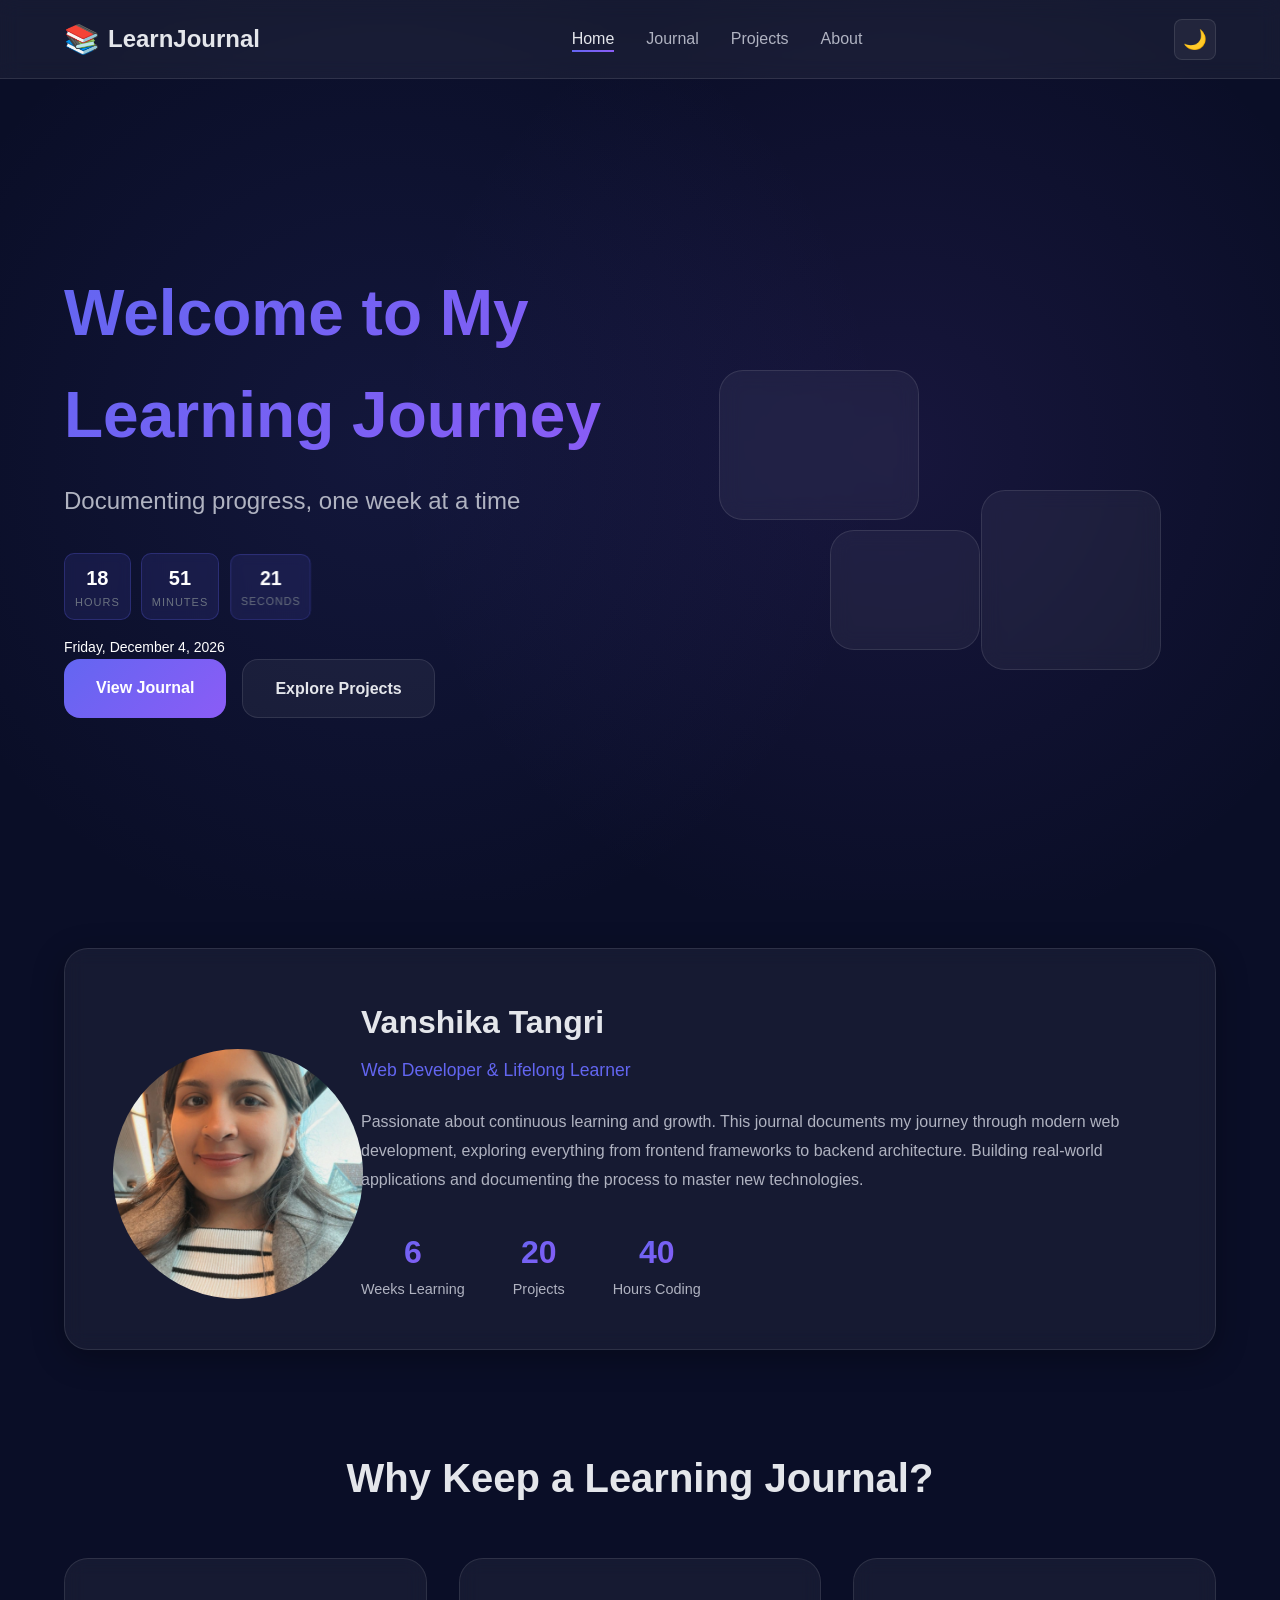
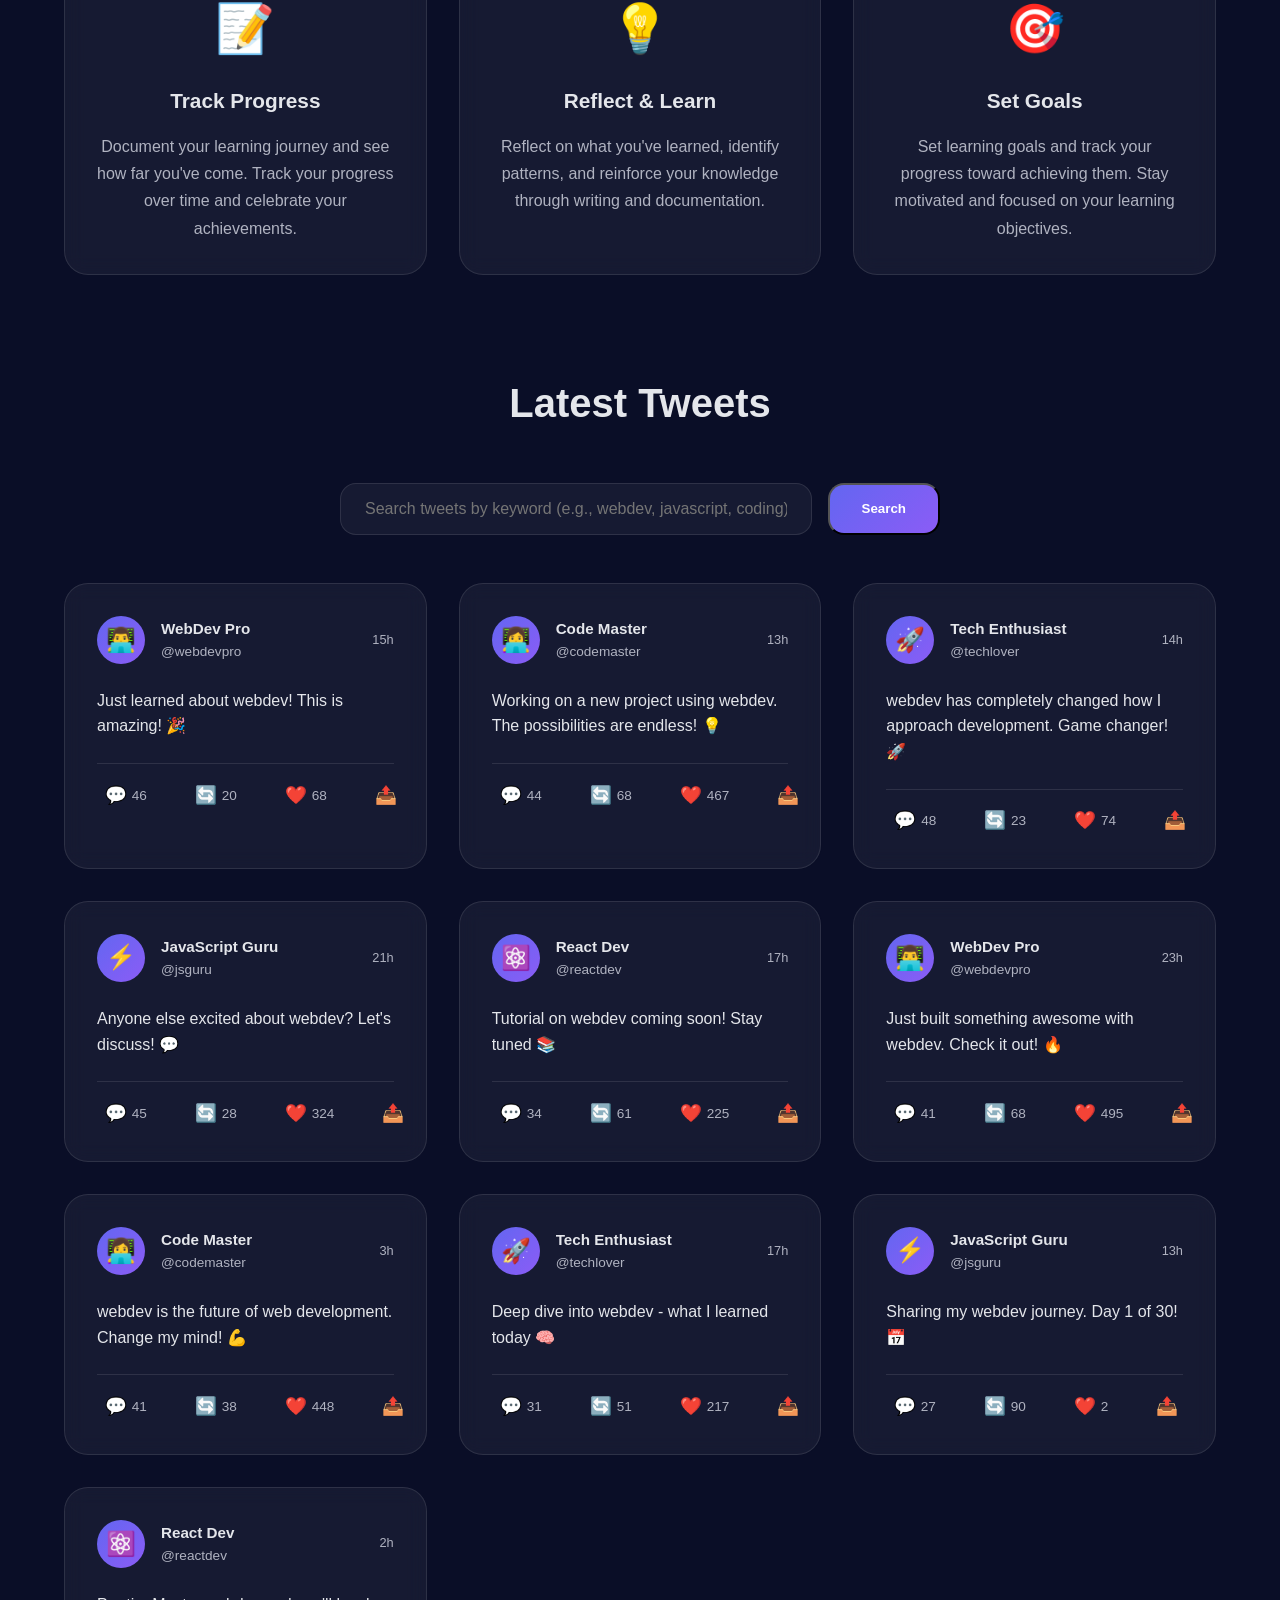
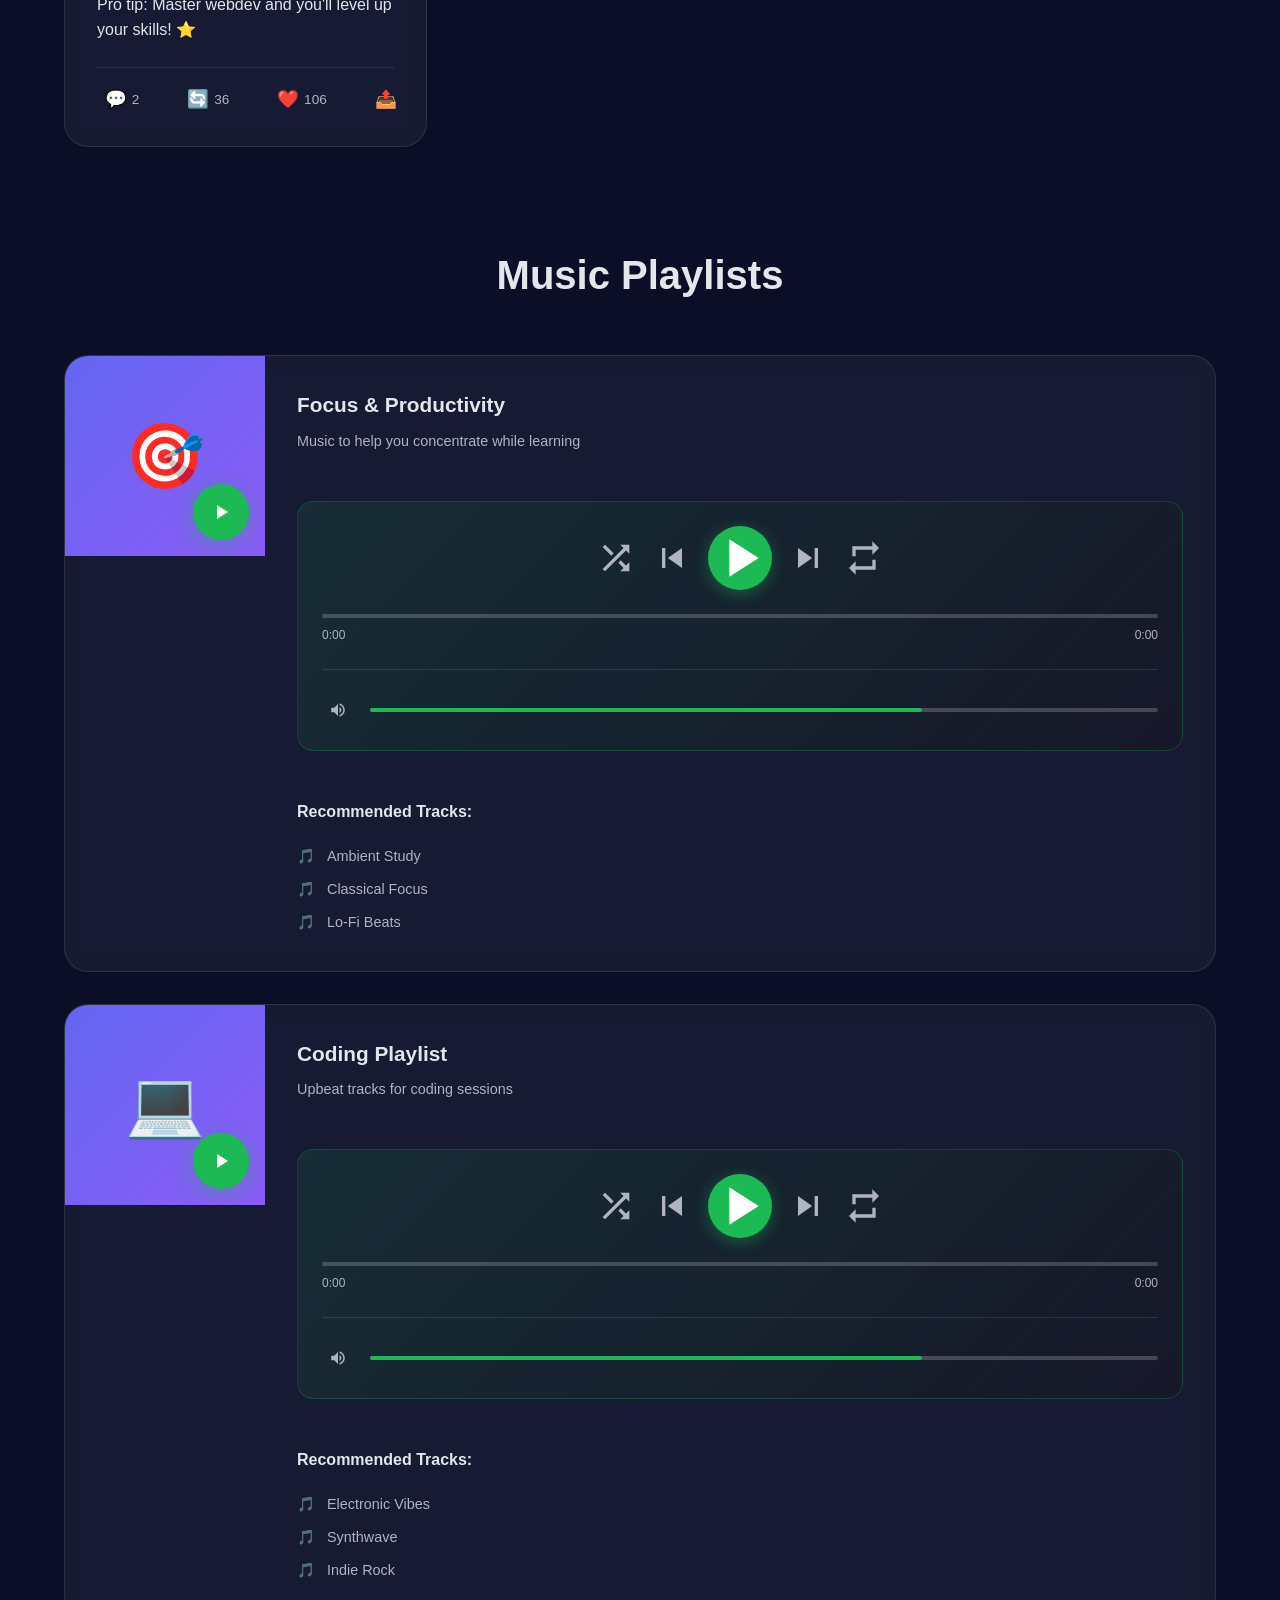
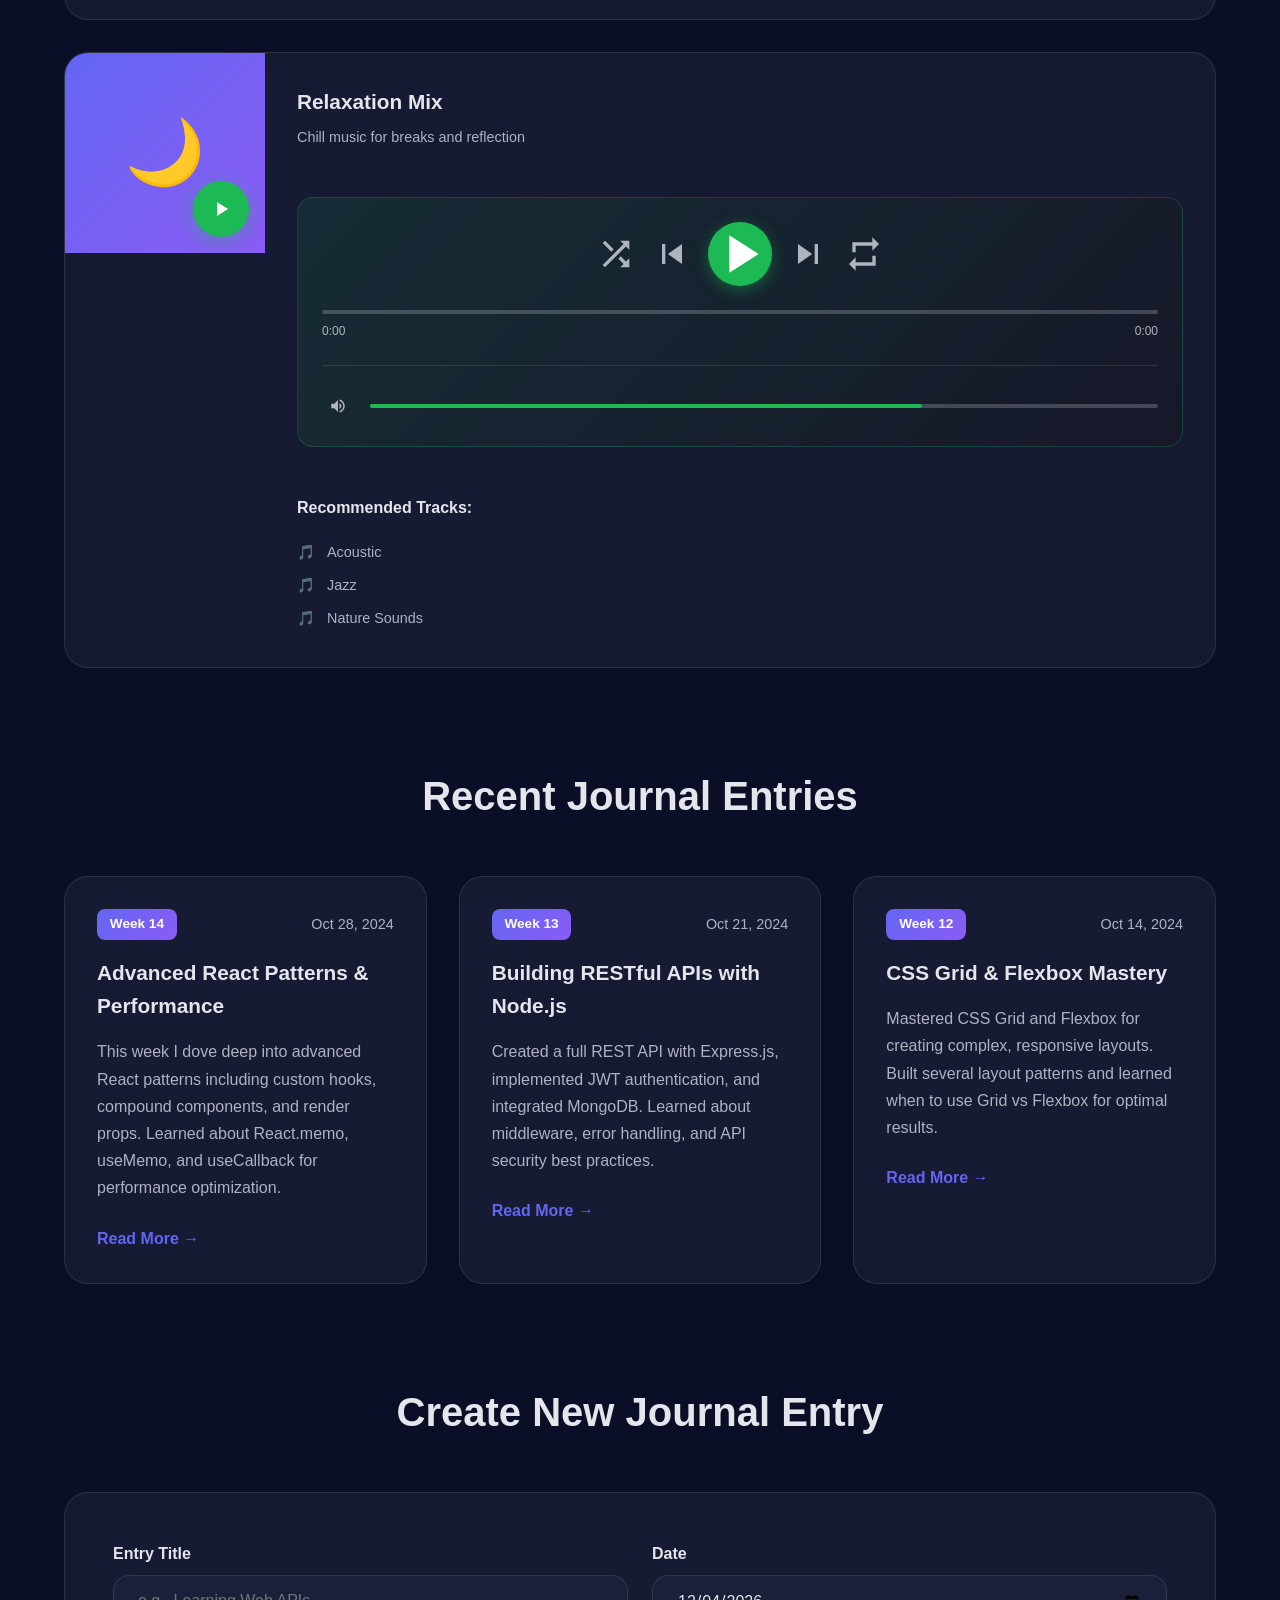
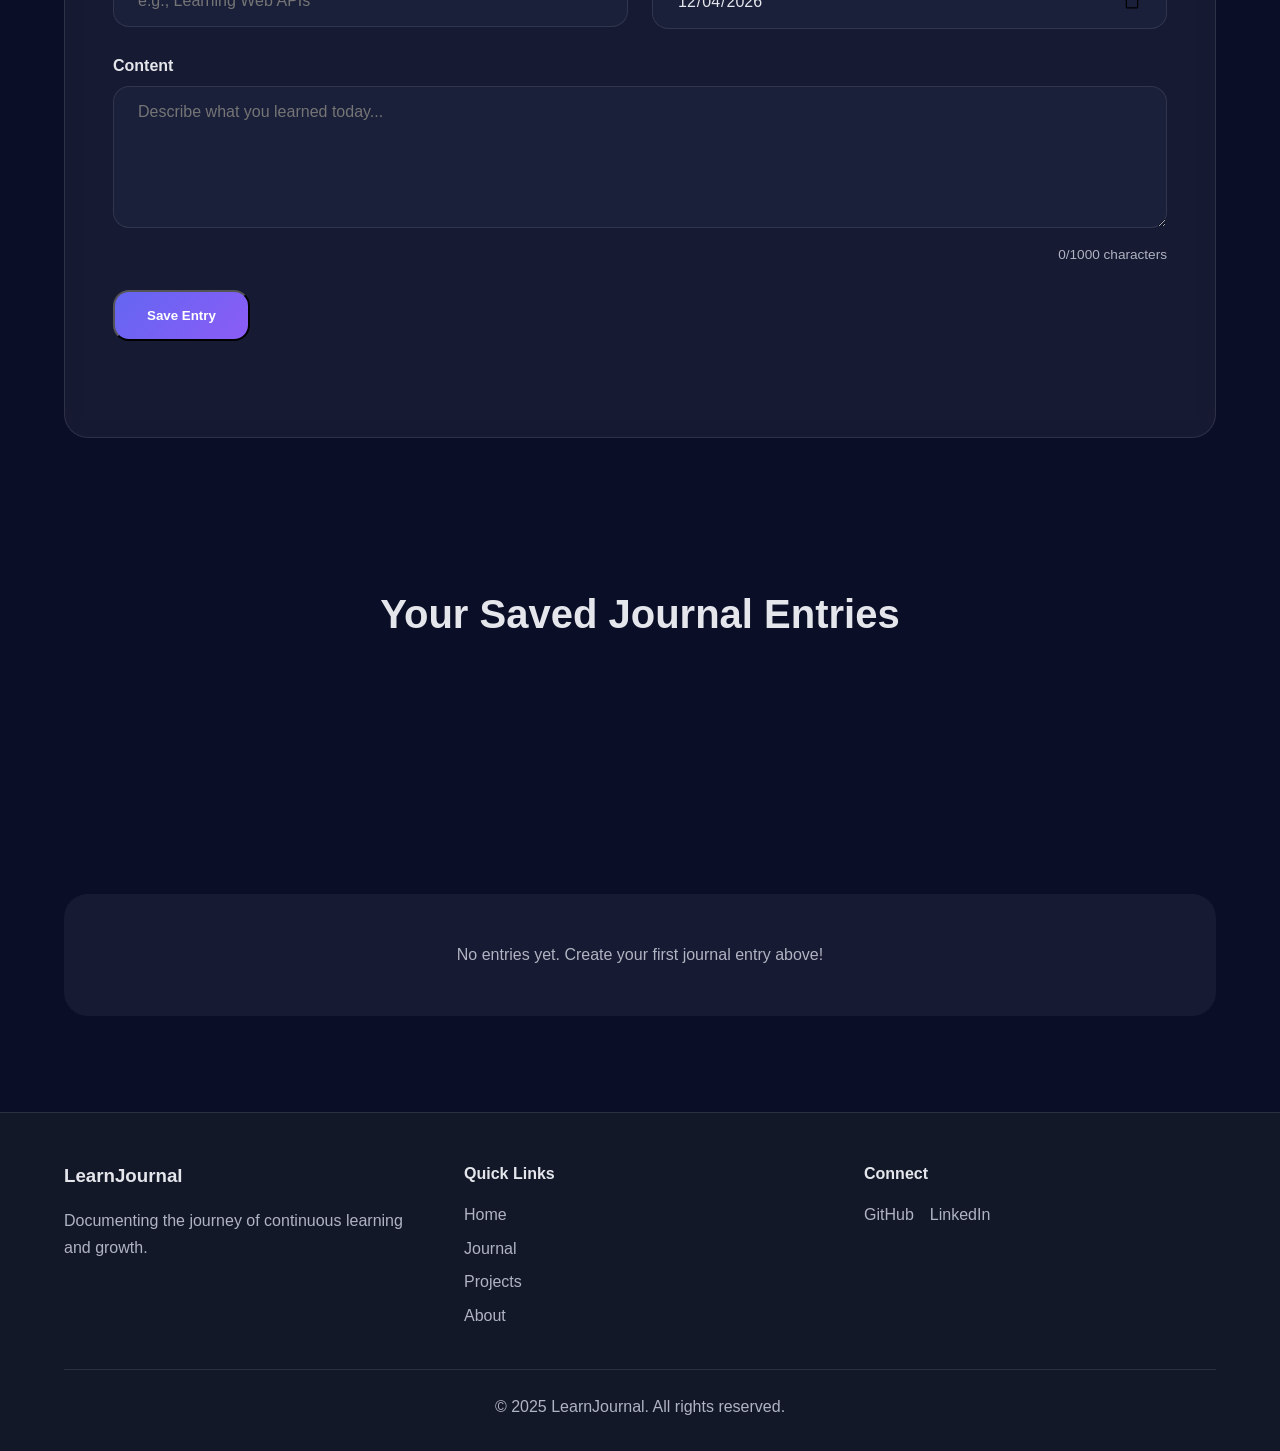
<file: index.html>
<!DOCTYPE html>
<html lang="en">
<head>
    <meta charset="UTF-8">
    <meta name="viewport" content="width=device-width, initial-scale=1.0">
    <meta name="theme-color" content="#282c36">
    <link rel="manifest" href="manifest.json">
    <link rel="stylesheet" href="css/styles.css">
    <title>Learning Journal PWA - Home</title>
    <!-- Load theme immediately to prevent flash -->
    <script>
        (function() {
            try {
                const savedTheme = localStorage.getItem('theme') || 'dark';
                if (savedTheme === 'light') {
                    document.documentElement.classList.add('light-mode');
                    document.body.classList.add('light-mode');
                }
            } catch (e) {
                // Ignore errors
            }
        })();
    </script>
</head>
<body>
    <!-- Navigation Bar (Injected) -->
    <div id="nav"></div>

    <!-- Hero Section -->
    <section class="hero">
        <div class="container">
            <div class="hero-content">
                <div class="hero-text">
                    <h1 class="hero-title fade-in">Welcome to My Learning Journey</h1>
                    <p class="hero-subtitle fade-in-delay">Documenting progress, one week at a time</p>
                    <div id="timeTicker" aria-label="Current time" style="margin-top:12px; display:flex; align-items:center; gap:10px; margin-bottom:16px;">
                        <div class="time-box" style="min-width:64px; padding:8px 10px; background: rgba(99,102,241,0.12); border: 1px solid rgba(99,102,241,0.25); border-radius:10px; text-align:center; backdrop-filter: blur(6px);">
                            <div id="clockHours" style="font-size:20px; font-weight:700;">00</div>
                            <div style="font-size:11px; color:#6b7280; letter-spacing:1px; text-transform:uppercase;">Hours</div>
                        </div>
                        <div class="time-box" style="min-width:64px; padding:8px 10px; background: rgba(99,102,241,0.12); border: 1px solid rgba(99,102,241,0.25); border-radius:10px; text-align:center; backdrop-filter: blur(6px);">
                            <div id="clockMinutes" style="font-size:20px; font-weight:700;">00</div>
                            <div style="font-size:11px; color:#6b7280; letter-spacing:1px; text-transform:uppercase;">Minutes</div>
                        </div>
                        <div class="time-box" style="min-width:64px; padding:8px 10px; background: rgba(99,102,241,0.12); border: 1px solid rgba(99,102,241,0.25); border-radius:10px; text-align:center; backdrop-filter: blur(6px);">
                            <div id="clockSeconds" style="font-size:20px; font-weight:700;">00</div>
                            <div style="font-size:11px; color:#6b7280; letter-spacing:1px; text-transform:uppercase;">Seconds</div>
                        </div>
                    </div>
                    <div id="currentDate" style="font-size:14px;"></div>
                    <div class="hero-buttons fade-in-delay-2">
                        <a href="journal.html" class="btn btn-primary">View Journal</a>
                        <a href="projects.html" class="btn btn-secondary">Explore Projects</a>
                    </div>
                </div>
                <div class="hero-illustration">
                    <div class="floating-card card-1"></div>
                    <div class="floating-card card-2"></div>
                    <div class="floating-card card-3"></div>
                </div>
            </div>
        </div>
    </section>

    <!-- Profile Section -->
    <section class="profile-section">
        <div class="container">
            <div class="profile-card glass-effect">
                <div class="profile-image">
                    <img src="img/image.jpeg" alt="Profile picture of Vanshika Tangri" width="250" height="250" style="border-radius: 50%; object-fit: cover; display: block;" />
                </div>
                <div>
                    <h2 class="profile-name">Vanshika Tangri</h2>
                    <p class="profile-title">Web Developer & Lifelong Learner</p>
                    <p class="profile-description">
                        Passionate about continuous learning and growth. This journal documents my journey through 
                        modern web development, exploring everything from frontend frameworks to backend architecture. 
                        Building real-world applications and documenting the process to master new technologies.
                    </p>
                    <div class="profile-stats">
                        <div class="stat">
                            <span class="stat-number">14+</span>
                            <span class="stat-label">Weeks Learning</span>
                        </div>
                        <div class="stat">
                            <span class="stat-number">50+</span>
                            <span class="stat-label">Projects</span>
                        </div>
                        <div class="stat">
                            <span class="stat-number">100+</span>
                            <span class="stat-label">Hours Coding</span>
                        </div>
                    </div>
                </div>
            </div>
        </div>
    </section>


    <!-- Intro Section -->
    <section class="intro-section">
        <div class="container">
            <h2 class="section-title">Why Keep a Learning Journal?</h2>
            <div class="intro-grid">
                <div class="intro-card">
                    <div class="intro-icon">📝</div>
                    <h3>Track Progress</h3>
                    <p>Document your learning journey and see how far you've come. Track your progress over time and celebrate your achievements.</p>
                </div>
                <div class="intro-card">
                    <div class="intro-icon">💡</div>
                    <h3>Reflect & Learn</h3>
                    <p>Reflect on what you've learned, identify patterns, and reinforce your knowledge through writing and documentation.</p>
                </div>
                <div class="intro-card">
                    <div class="intro-icon">🎯</div>
                    <h3>Set Goals</h3>
                    <p>Set learning goals and track your progress toward achieving them. Stay motivated and focused on your learning objectives.</p>
                </div>
            </div>
        </div>
    </section>

    <!-- Twitter API Section -->
    <section id="twitter-section" class="journal-section" aria-labelledby="twitter-title">
        <div class="container">
            <h2 id="twitter-title" class="section-title">Latest Tweets</h2>
            <div class="twitter-search">
                <input type="text" id="twitter-search-input" placeholder="Search tweets by keyword (e.g., webdev, javascript, coding)" />
                <button id="twitter-search-btn" class="btn btn-primary">Search</button>
            </div>
            <div id="twitter-feed" class="twitter-feed">
                <div class="loading-spinner" id="twitter-loading">Loading tweets...</div>
            </div>
        </div>
    </section>

    <!-- Spotify API Section -->
    <section id="spotify-section" class="journal-section" aria-labelledby="spotify-title">
        <div class="container">
            <h2 id="spotify-title" class="section-title">Music Playlists</h2>
            <div id="spotify-playlists" class="spotify-playlists">
                <div class="loading-spinner" id="spotify-loading">Loading playlists...</div>
            </div>
        </div>
    </section>

    <!-- Recent Entries Section -->
    <section class="recent-section">
        <div class="container">
            <h2 class="section-title">Recent Journal Entries</h2>
            <div class="recent-grid">
                <article class="recent-card">
                    <div class="recent-header">
                        <span class="recent-week">Week 14</span>
                        <span class="recent-date">Oct 28, 2024</span>
                    </div>
                    <h3 class="recent-title">Advanced React Patterns & Performance</h3>
                    <p class="recent-excerpt">
                        This week I dove deep into advanced React patterns including custom hooks, compound components, 
                        and render props. Learned about React.memo, useMemo, and useCallback for performance optimization.
                    </p>
                    <a href="journal.html" class="recent-link">Read More →</a>
                </article>
                <article class="recent-card">
                    <div class="recent-header">
                        <span class="recent-week">Week 13</span>
                        <span class="recent-date">Oct 21, 2024</span>
                    </div>
                    <h3 class="recent-title">Building RESTful APIs with Node.js</h3>
                    <p class="recent-excerpt">
                        Created a full REST API with Express.js, implemented JWT authentication, and integrated MongoDB. 
                        Learned about middleware, error handling, and API security best practices.
                    </p>
                    <a href="journal.html" class="recent-link">Read More →</a>
                </article>
                <article class="recent-card">
                    <div class="recent-header">
                        <span class="recent-week">Week 12</span>
                        <span class="recent-date">Oct 14, 2024</span>
                    </div>
                    <h3 class="recent-title">CSS Grid & Flexbox Mastery</h3>
                    <p class="recent-excerpt">
                        Mastered CSS Grid and Flexbox for creating complex, responsive layouts. Built several layout 
                        patterns and learned when to use Grid vs Flexbox for optimal results.
                    </p>
                    <a href="journal.html" class="recent-link">Read More →</a>
                </article>
            </div>
        </div>
    </section>

    <!-- Journal Entry Form Section (NEW FEATURE) -->
    <section id="journal-section" class="journal-section" aria-labelledby="journal-section-title">
        <div class="container">
            <h2 id="journal-section-title" class="section-title">Create New Journal Entry</h2>
            <form id="journal-form" class="journal-form" autocomplete="off" novalidate>
                <div class="form-row">
                    <div class="form-group">
                        <label for="entry-title">Entry Title</label>
                        <input type="text" id="entry-title" name="title" required maxlength="100" placeholder="e.g., Learning Web APIs" />
                    </div>
                    <div class="form-group">
                        <label for="entry-date">Date</label>
                        <input type="date" id="entry-date" name="date" required />
                    </div>
                </div>
                <div class="form-group">
                    <label for="entry-content">Content</label>
                    <textarea id="entry-content" name="content" rows="6" required maxlength="1000" placeholder="Describe what you learned today..."></textarea>
                    <small class="char-count"><span id="char-count">0</span>/1000 characters</small>
                </div>
                <div class="form-actions">
                    <button type="submit" id="save-entry" class="btn btn-primary">Save Entry</button>
                    <button type="button" id="copy-entry" class="btn btn-secondary" style="display: none;">Copy to Clipboard</button>
                </div>
                <!-- Feedback area for form validation -->
                <div id="form-feedback" aria-live="assertive" class="feedback"></div>
            </form>
        </div>
    </section>

    <!-- Journal Entries Display Section -->
    <section id="entries-section" class="journal-section" aria-labelledby="entries-title">
        <div class="container">
            <h2 id="entries-title" class="section-title">Your Saved Journal Entries</h2>
            <div id="entries-list" class="entries-list journal-grid">
                <!-- Dynamically inserted journal entries go here -->
            </div>
            <div id="no-entries" class="no-entries" style="display: none;">
                <p>No entries yet. Create your first journal entry above!</p>
            </div>
        </div>
    </section>

    <!-- Modal for Validation Feedback -->
    <div id="modal" class="modal hidden" role="dialog" aria-modal="true" aria-labelledby="modal-title" aria-describedby="modal-message">
        <div class="modal-overlay"></div>
        <div class="modal-content">
            <h3 id="modal-title"></h3>
            <p id="modal-message"></p>
            <button id="modal-close" class="btn btn-primary">Close</button>
        </div>
    </div>

    <!-- Footer -->
    <footer class="footer">
        <div class="container">
            <div class="footer-content">
                <div class="footer-section">
                    <h3>LearnJournal</h3>
                    <p>Documenting the journey of continuous learning and growth.</p>
                </div>
                <div class="footer-section">
                    <h4>Quick Links</h4>
                    <ul class="footer-links">
                        <li><a href="index.html">Home</a></li>
                        <li><a href="journal.html">Journal</a></li>
                        <li><a href="projects.html">Projects</a></li>
                        <li><a href="about.html">About</a></li>
                    </ul>
                </div>
                <div class="footer-section">
                    <h4>Connect</h4>
                    <div class="social-links">
                        <a href="https://github.com/vtangri" class="social-link">GitHub</a>
                        <a href="https://www.linkedin.com/in/vanshika-tangri-47ab07303/" class="social-link">LinkedIn</a>
                    </div>
                </div>
            </div>
            <div class="footer-bottom">
                <p>&copy; 2025 LearnJournal. All rights reserved.</p>
            </div>
        </div>
    </footer>

    <!-- MAIN SCRIPTS: in dependency order -->
    <script src="js/storage.js" defer></script>
    <script src="js/browser.js" defer></script>
    <script src="js/thirdparty.js" defer></script>
    <script src="js/script.js" defer></script>
    <!-- Service Worker registration -->
    <script>
      if ('serviceWorker' in navigator) {
        window.addEventListener('load', () => {
          navigator.serviceWorker.register('js/sw.js');
        });
      }
    </script>
</body>
</html>
</file>
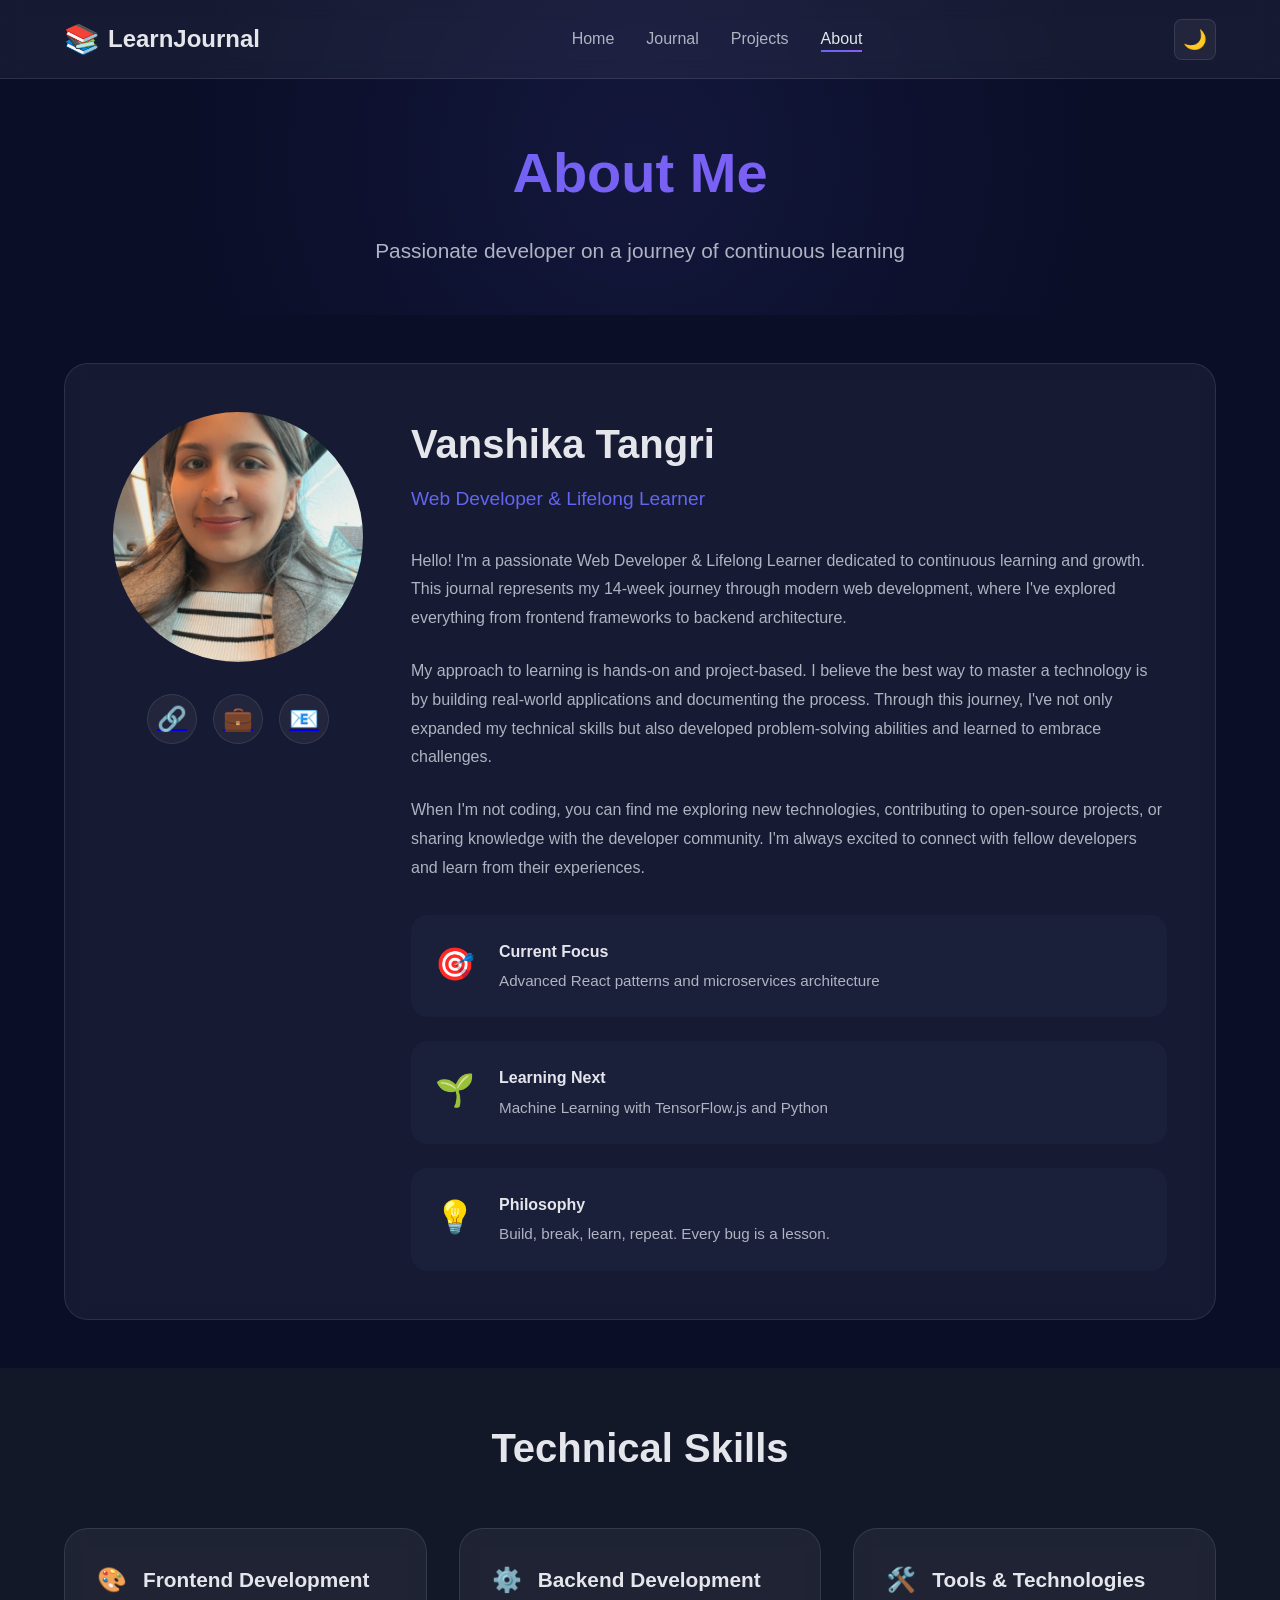
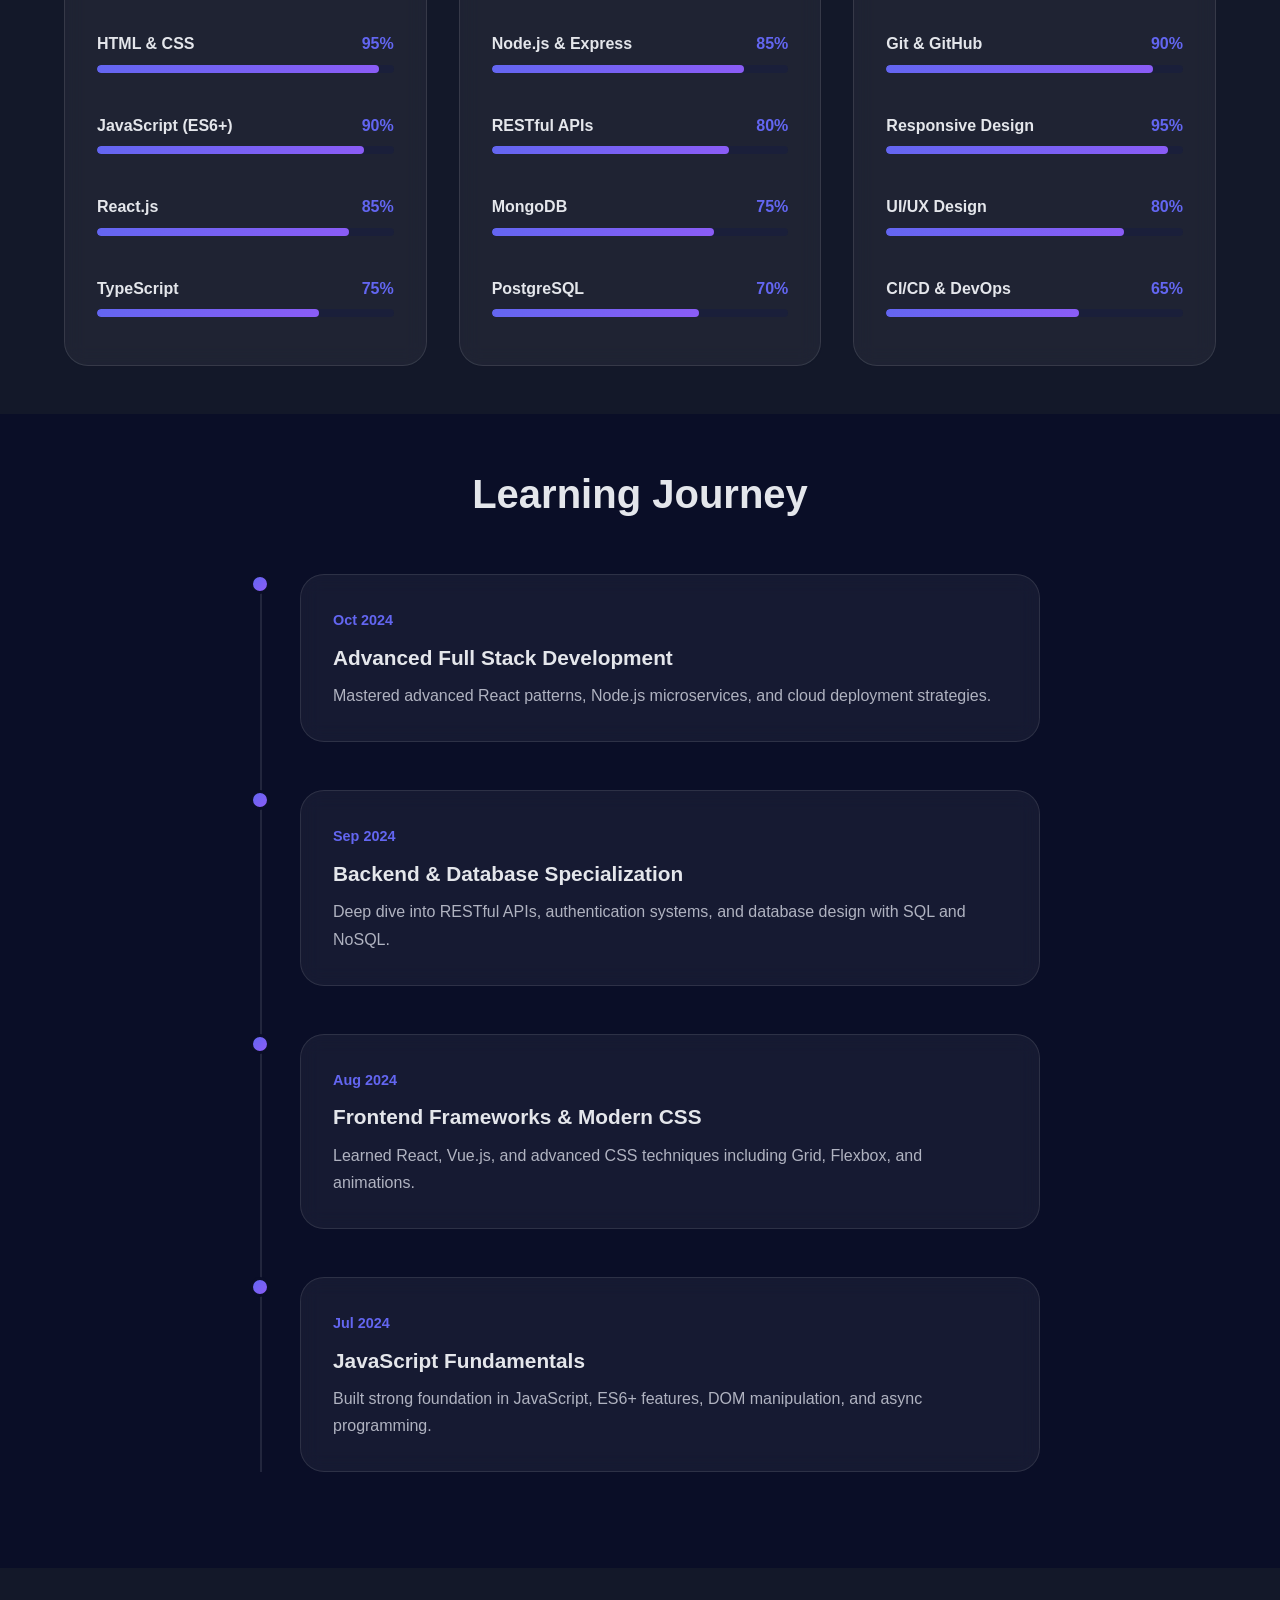
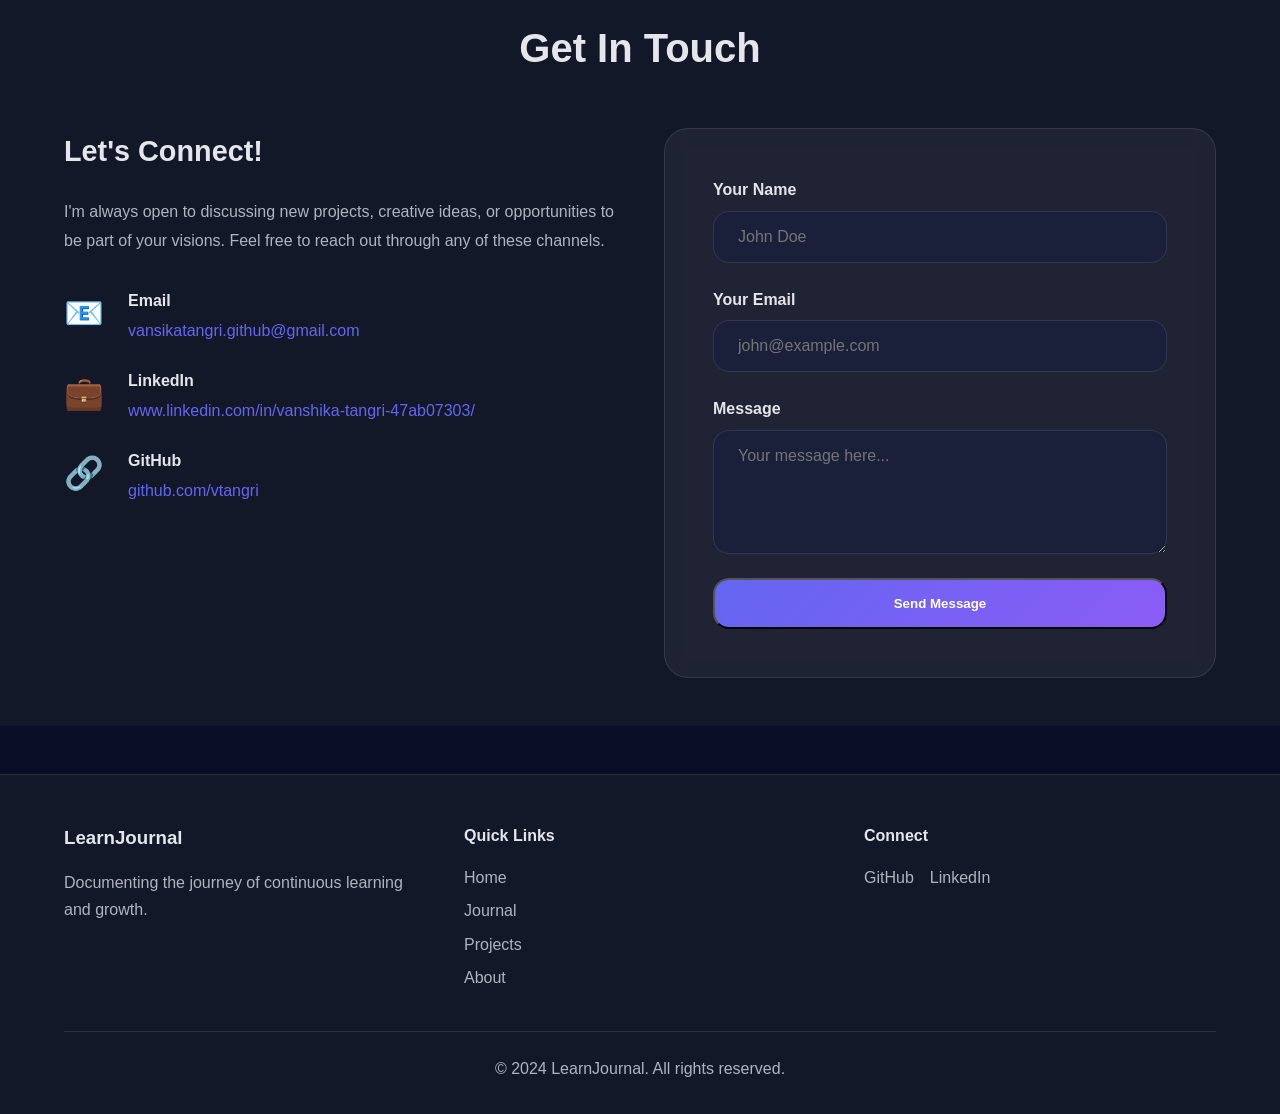
<file: about.html>
<!DOCTYPE html>
<html lang="en">
<head>
    <meta charset="UTF-8">
    <meta name="viewport" content="width=device-width, initial-scale=1.0">
    <title>Learning Journal - About</title>
    <link rel="stylesheet" href="css/styles.css">
    <meta name="theme-color" content="#6366f1">
    <link rel="manifest" href="manifest.json">
    <!-- Load theme immediately to prevent flash -->
    <script>
        (function() {
            try {
                const savedTheme = localStorage.getItem('theme') || 'dark';
                if (savedTheme === 'light') {
                    document.documentElement.classList.add('light-mode');
                    document.body.classList.add('light-mode');
                }
            } catch (e) {
                // Ignore errors
            }
        })();
    </script>
</head>
<body>
    <!-- Navigation Bar (Injected) -->
    <div id="nav"></div>

    <!-- Page Header -->
    <section class="page-header">
        <div class="container">
            <h1 class="page-title fade-in">About Me</h1>
            <p class="page-subtitle fade-in-delay">Passionate developer on a journey of continuous learning</p>
        </div>
    </section>

    <!-- About Profile Section -->
    <section class="about-profile">
        <div class="container">
            <div class="about-grid">
                <div class="about-image-container">
                    <div class="about-image">
                        <img src="img/image.jpeg" alt="Profile picture of Vanshika Tangri" width="250" height="250" style="border-radius: 50%; object-fit: cover; display: block;" />
                    </div>
                    <div class="social-icons">
                        <a href="https://github.com/vtangri" class="social-icon" title="GitHub">
                            <span>🔗</span>
                        </a>
                        <a href="https://www.linkedin.com/in/vanshika-tangri-47ab07303/" class="social-icon" title="LinkedIn">
                            <span>💼</span>
                        </a>
      
                        <a href="mailto:vansikatangri.github@gmail.com " class="social-icon" title="Email">
                            <span>📧</span>
                        </a>
                    </div>
                </div>
                
                <div class="about-content">
                    <h2 class="about-name">Vanshika Tangri</h2>
                    <p class="about-title">Web Developer & Lifelong Learner</p>
                    
                    <div class="about-text">
                        <p>
                            Hello! I'm a passionate Web Developer & Lifelong Learner dedicated to continuous learning and growth. 
                            This journal represents my 14-week journey through modern web development, where I've explored 
                            everything from frontend frameworks to backend architecture.
                        </p>
                        <p>
                            My approach to learning is hands-on and project-based. I believe the best way to master a 
                            technology is by building real-world applications and documenting the process. Through this 
                            journey, I've not only expanded my technical skills but also developed problem-solving abilities 
                            and learned to embrace challenges.
                        </p>
                        <p>
                            When I'm not coding, you can find me exploring new technologies, contributing to open-source 
                            projects, or sharing knowledge with the developer community. I'm always excited to connect 
                            with fellow developers and learn from their experiences.
                        </p>
                    </div>

                    <div class="about-highlights">
                        <div class="highlight-item">
                            <span class="highlight-icon">🎯</span>
                            <div>
                                <h4>Current Focus</h4>
                                <p>Advanced React patterns and microservices architecture</p>
                            </div>
                        </div>
                        <div class="highlight-item">
                            <span class="highlight-icon">🌱</span>
                            <div>
                                <h4>Learning Next</h4>
                                <p>Machine Learning with TensorFlow.js and Python</p>
                            </div>
                        </div>
                        <div class="highlight-item">
                            <span class="highlight-icon">💡</span>
                            <div>
                                <h4>Philosophy</h4>
                                <p>Build, break, learn, repeat. Every bug is a lesson.</p>
                            </div>
                        </div>
                    </div>
                </div>
            </div>
        </div>
    </section>

    <!-- Skills Section -->
    <section class="skills-section">
        <div class="container">
            <h2 class="section-title">Technical Skills</h2>
            
            <div class="skills-categories">
                <!-- Frontend Skills -->
                <div class="skill-category">
                    <h3 class="category-title">
                        <span class="category-icon">🎨</span>
                        Frontend Development
                    </h3>
                    <div class="skills-list">
                        <div class="skill-item">
                            <div class="skill-header">
                                <span class="skill-name">HTML & CSS</span>
                                <span class="skill-percentage">95%</span>
                            </div>
                            <div class="skill-bar">
                                <div class="skill-progress" style="width: 95%"></div>
                            </div>
                        </div>
                        <div class="skill-item">
                            <div class="skill-header">
                                <span class="skill-name">JavaScript (ES6+)</span>
                                <span class="skill-percentage">90%</span>
                            </div>
                            <div class="skill-bar">
                                <div class="skill-progress" style="width: 90%"></div>
                            </div>
                        </div>
                        <div class="skill-item">
                            <div class="skill-header">
                                <span class="skill-name">React.js</span>
                                <span class="skill-percentage">85%</span>
                            </div>
                            <div class="skill-bar">
                                <div class="skill-progress" style="width: 85%"></div>
                            </div>
                        </div>
                        <div class="skill-item">
                            <div class="skill-header">
                                <span class="skill-name">TypeScript</span>
                                <span class="skill-percentage">75%</span>
                            </div>
                            <div class="skill-bar">
                                <div class="skill-progress" style="width: 75%"></div>
                            </div>
                        </div>
                    </div>
                </div>

                <!-- Backend Skills -->
                <div class="skill-category">
                    <h3 class="category-title">
                        <span class="category-icon">⚙️</span>
                        Backend Development
                    </h3>
                    <div class="skills-list">
                        <div class="skill-item">
                            <div class="skill-header">
                                <span class="skill-name">Node.js & Express</span>
                                <span class="skill-percentage">85%</span>
                            </div>
                            <div class="skill-bar">
                                <div class="skill-progress" style="width: 85%"></div>
                            </div>
                        </div>
                        <div class="skill-item">
                            <div class="skill-header">
                                <span class="skill-name">RESTful APIs</span>
                                <span class="skill-percentage">80%</span>
                            </div>
                            <div class="skill-bar">
                                <div class="skill-progress" style="width: 80%"></div>
                            </div>
                        </div>
                        <div class="skill-item">
                            <div class="skill-header">
                                <span class="skill-name">MongoDB</span>
                                <span class="skill-percentage">75%</span>
                            </div>
                            <div class="skill-bar">
                                <div class="skill-progress" style="width: 75%"></div>
                            </div>
                        </div>
                        <div class="skill-item">
                            <div class="skill-header">
                                <span class="skill-name">PostgreSQL</span>
                                <span class="skill-percentage">70%</span>
                            </div>
                            <div class="skill-bar">
                                <div class="skill-progress" style="width: 70%"></div>
                            </div>
                        </div>
                    </div>
                </div>

                <!-- Tools & Others -->
                <div class="skill-category">
                    <h3 class="category-title">
                        <span class="category-icon">🛠️</span>
                        Tools & Technologies
                    </h3>
                    <div class="skills-list">
                        <div class="skill-item">
                            <div class="skill-header">
                                <span class="skill-name">Git & GitHub</span>
                                <span class="skill-percentage">90%</span>
                            </div>
                            <div class="skill-bar">
                                <div class="skill-progress" style="width: 90%"></div>
                            </div>
                        </div>
                        <div class="skill-item">
                            <div class="skill-header">
                                <span class="skill-name">Responsive Design</span>
                                <span class="skill-percentage">95%</span>
                            </div>
                            <div class="skill-bar">
                                <div class="skill-progress" style="width: 95%"></div>
                            </div>
                        </div>
                        <div class="skill-item">
                            <div class="skill-header">
                                <span class="skill-name">UI/UX Design</span>
                                <span class="skill-percentage">80%</span>
                            </div>
                            <div class="skill-bar">
                                <div class="skill-progress" style="width: 80%"></div>
                            </div>
                        </div>
                        <div class="skill-item">
                            <div class="skill-header">
                                <span class="skill-name">CI/CD & DevOps</span>
                                <span class="skill-percentage">65%</span>
                            </div>
                            <div class="skill-bar">
                                <div class="skill-progress" style="width: 65%"></div>
                            </div>
                        </div>
                    </div>
                </div>
            </div>
        </div>
    </section>

    <!-- Experience Timeline -->
    <section class="timeline-section">
        <div class="container">
            <h2 class="section-title">Learning Journey</h2>
            
            <div class="timeline">
                <div class="timeline-item">
                    <div class="timeline-marker"></div>
                    <div class="timeline-content">
                        <span class="timeline-date">Oct 2024</span>
                        <h3>Advanced Full Stack Development</h3>
                        <p>Mastered advanced React patterns, Node.js microservices, and cloud deployment strategies.</p>
                    </div>
                </div>

                <div class="timeline-item">
                    <div class="timeline-marker"></div>
                    <div class="timeline-content">
                        <span class="timeline-date">Sep 2024</span>
                        <h3>Backend & Database Specialization</h3>
                        <p>Deep dive into RESTful APIs, authentication systems, and database design with SQL and NoSQL.</p>
                    </div>
                </div>

                <div class="timeline-item">
                    <div class="timeline-marker"></div>
                    <div class="timeline-content">
                        <span class="timeline-date">Aug 2024</span>
                        <h3>Frontend Frameworks & Modern CSS</h3>
                        <p>Learned React, Vue.js, and advanced CSS techniques including Grid, Flexbox, and animations.</p>
                    </div>
                </div>

                <div class="timeline-item">
                    <div class="timeline-marker"></div>
                    <div class="timeline-content">
                        <span class="timeline-date">Jul 2024</span>
                        <h3>JavaScript Fundamentals</h3>
                        <p>Built strong foundation in JavaScript, ES6+ features, DOM manipulation, and async programming.</p>
                    </div>
                </div>
            </div>
        </div>
    </section>

    <!-- Contact Section -->
    <section class="contact-section">
        <div class="container">
            <h2 class="section-title">Get In Touch</h2>
            
            <div class="contact-grid">
                <div class="contact-info">
                    <h3>Let's Connect!</h3>
                    <p>
                        I'm always open to discussing new projects, creative ideas, or opportunities to be part 
                        of your visions. Feel free to reach out through any of these channels.
                    </p>
                    
                    <div class="contact-methods">
                        <div class="contact-method">
                            <span class="method-icon">📧</span>
                            <div>
                                <h4>Email</h4>
                                <a href="mailto:vansikatangri.github@gmail.com ">vansikatangri.github@gmail.com </a>
                            </div>
                        </div>
                        <div class="contact-method">
                            <span class="method-icon">💼</span>
                            <div>
                                <h4>LinkedIn</h4>
                                <a href="https://www.linkedin.com/in/vanshika-tangri-47ab07303/">www.linkedin.com/in/vanshika-tangri-47ab07303/</a>
                            </div>
                        </div>
                        <div class="contact-method">
                            <span class="method-icon">🔗</span>
                            <div>
                                <h4>GitHub</h4>
                                <a href="https://github.com/vtangri">github.com/vtangri</a>
                            </div>
                        </div>
                        
                    </div>
                </div>

                <div class="contact-form-container">
                    <form class="contact-form" id="contactForm">
                        <div class="form-group">
                            <label for="name">Your Name</label>
                            <input type="text" id="name" name="name" required placeholder="John Doe">
                        </div>
                        <div class="form-group">
                            <label for="email">Your Email</label>
                            <input type="email" id="email" name="email" required placeholder="john@example.com">
                        </div>
                        <div class="form-group">
                            <label for="message">Message</label>
                            <textarea id="message" name="message" rows="5" required placeholder="Your message here..."></textarea>
                        </div>
                        <button type="submit" class="btn btn-primary">Send Message</button>
                    </form>
                </div>
            </div>
        </div>
    </section>

    <!-- Footer -->
    <footer class="footer">
        <div class="container">
            <div class="footer-content">
                <div class="footer-section">
                    <h3>LearnJournal</h3>
                    <p>Documenting the journey of continuous learning and growth.</p>
                </div>
                <div class="footer-section">
                    <h4>Quick Links</h4>
                    <ul class="footer-links">
                        <li><a href="index.html">Home</a></li>
                        <li><a href="journal.html">Journal</a></li>
                        <li><a href="projects.html">Projects</a></li>
                        <li><a href="about.html">About</a></li>
                    </ul>
                </div>
                <div class="footer-section">
                    <h4>Connect</h4>
                    <div class="social-links">
                        <a href="https://github.com/vtangri" class="social-link">GitHub</a>
                        <a href="https://www.linkedin.com/in/vanshika-tangri-47ab07303/" class="social-link">LinkedIn</a>
                        
                    </div>
                </div>
            </div>
            <div class="footer-bottom">
                <p>&copy; 2024 LearnJournal. All rights reserved.</p>
            </div>
        </div>
    </footer>

    <script src="js/storage.js" defer></script>
    <script src="js/browser.js" defer></script>
    <script src="js/thirdparty.js" defer></script>
    <script src="js/script.js" defer></script>
    <script src="js/about.js" defer></script>
</body>
</html>
</file>
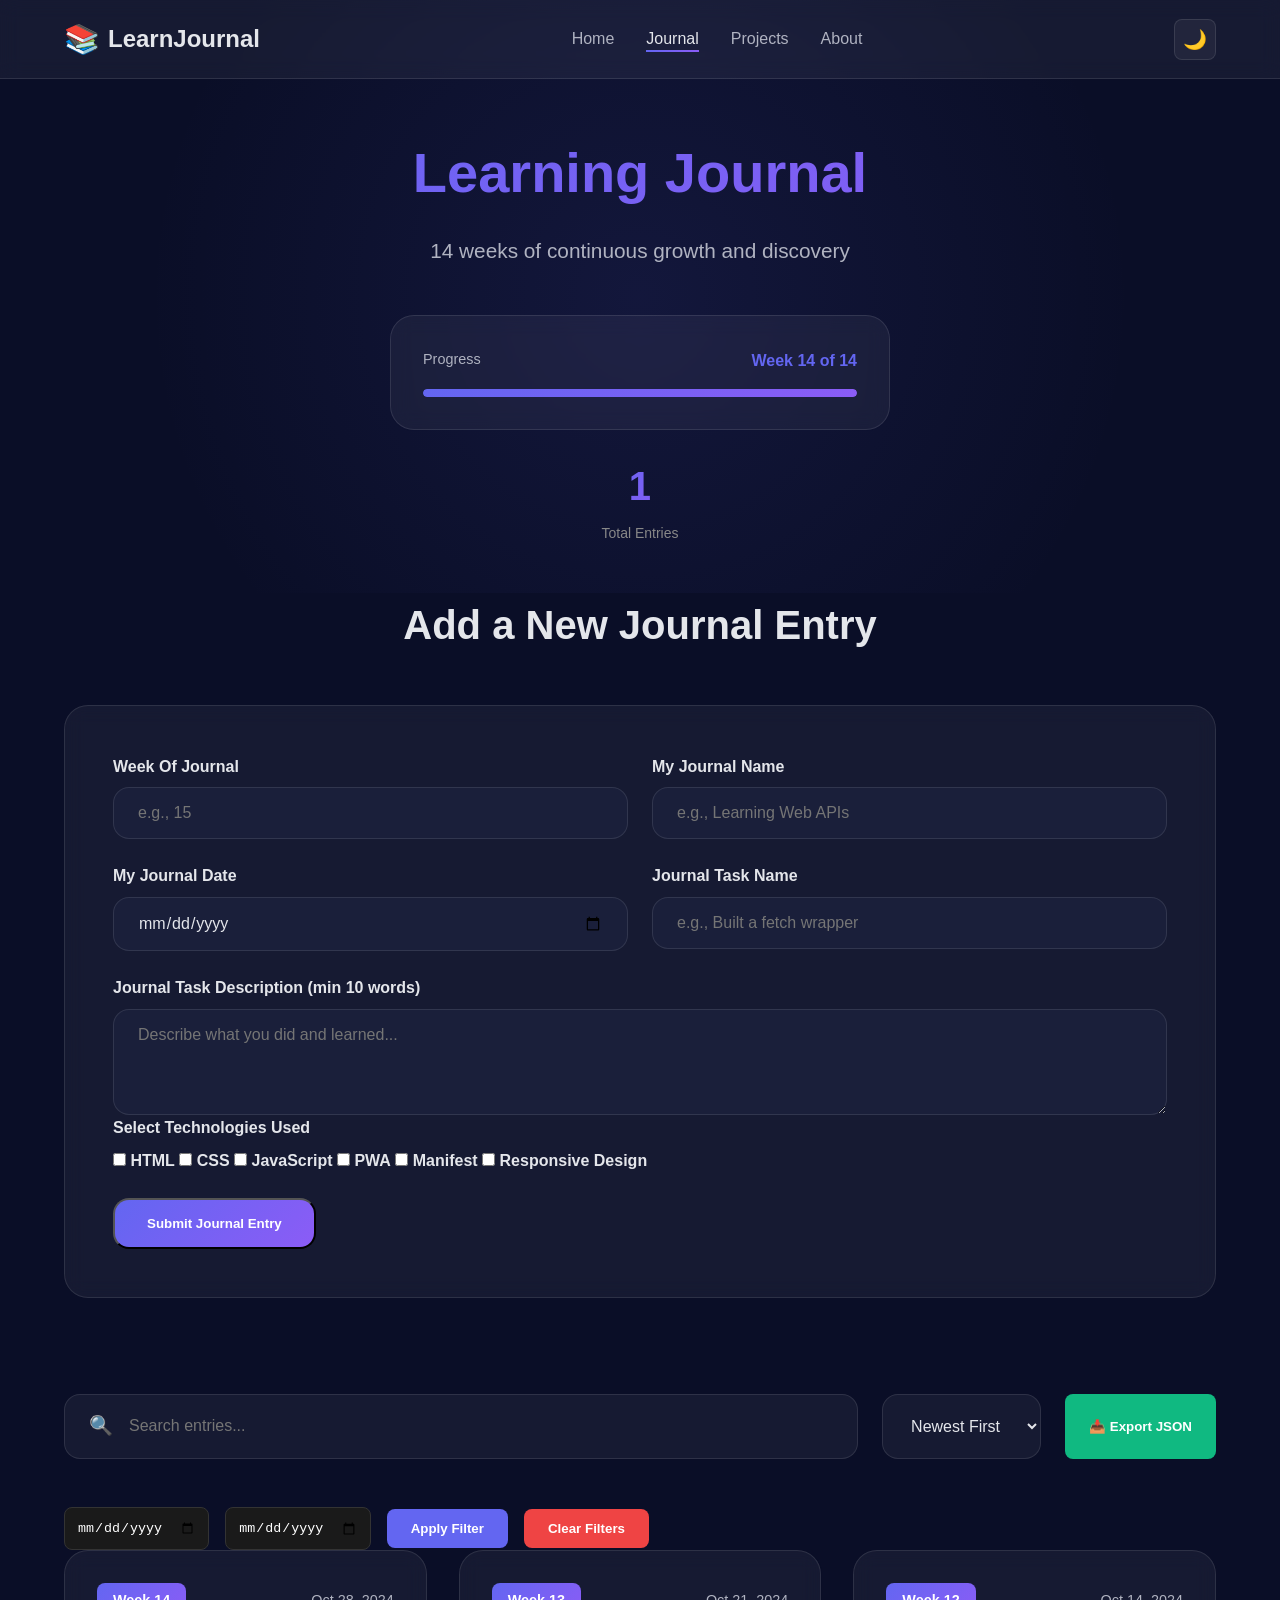
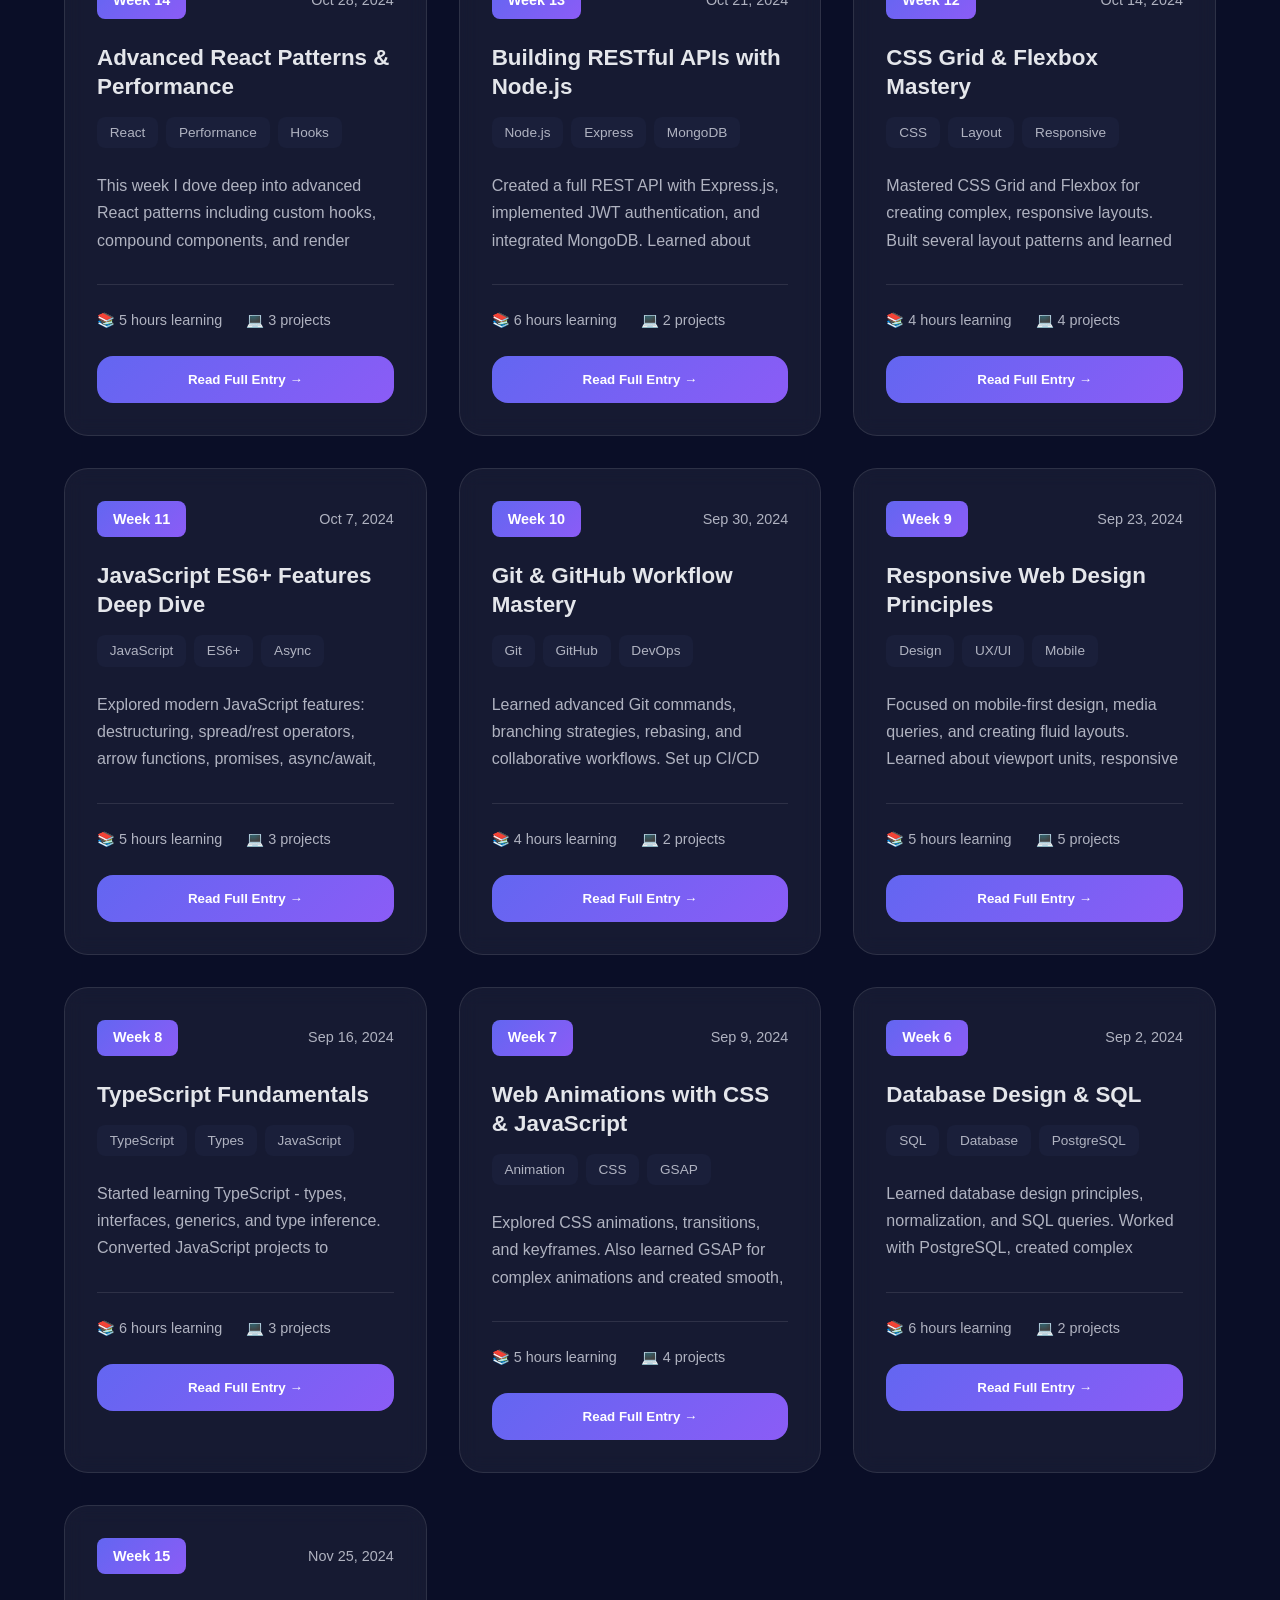
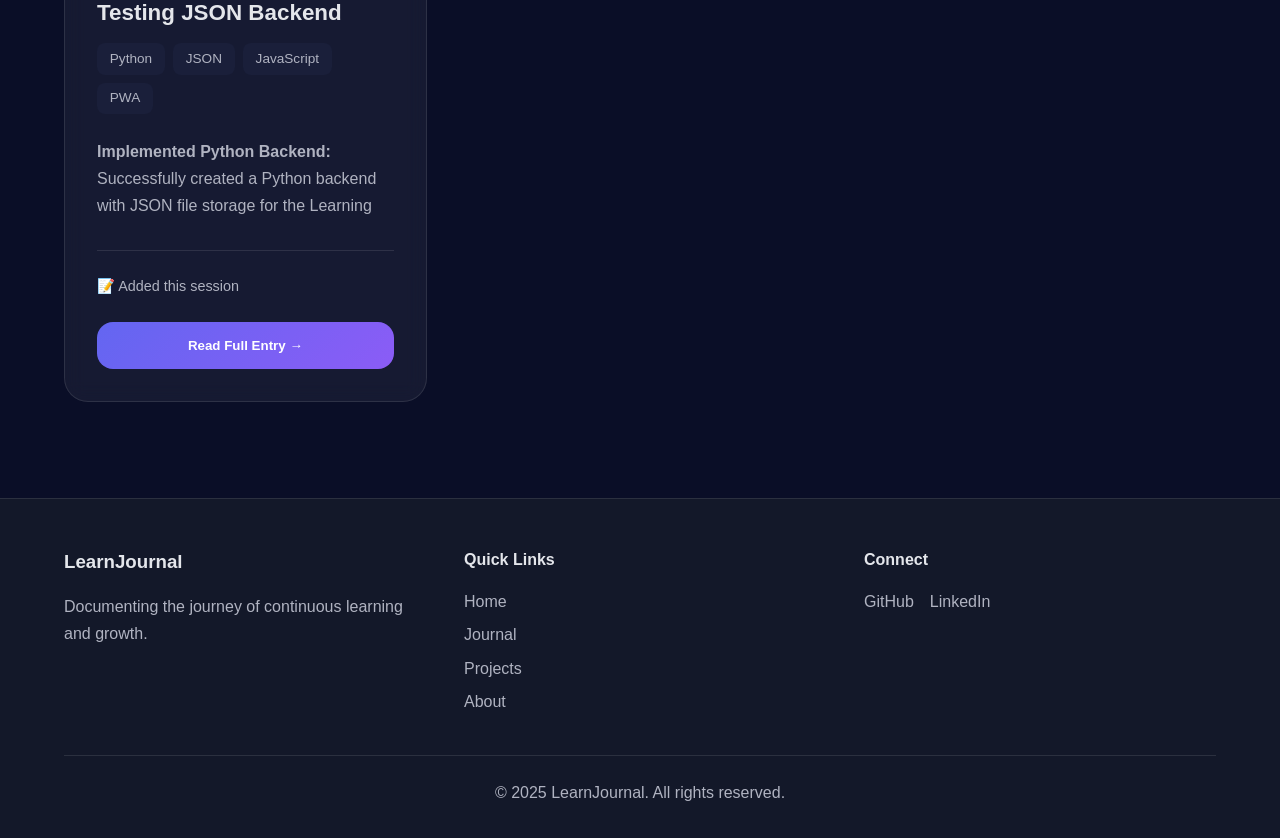
<file: journal.html>
<!DOCTYPE html>
<html lang="en">

<head>
    <meta charset="UTF-8">
    <meta name="viewport" content="width=device-width, initial-scale=1.0">
    <title>Learning Journal - Weekly Entries</title>
    <link rel="stylesheet" href="css/styles.css">
    <meta name="theme-color" content="#6366f1">
    <link rel="manifest" href="manifest.json">
    <!-- Load theme immediately to prevent flash -->
    <script>
        (function () {
            try {
                const savedTheme = localStorage.getItem('theme') || 'dark';
                if (savedTheme === 'light') {
                    document.documentElement.classList.add('light-mode');
                    document.body.classList.add('light-mode');
                }
            } catch (e) {
                // Ignore errors
            }
        })();
    </script>
</head>

<body>
    <!-- Navigation Bar (Injected) -->
    <div id="nav"></div>

    <!-- Page Header -->
    <section class="page-header">
        <div class="container">
            <h1 class="page-title fade-in">Learning Journal</h1>
            <p class="page-subtitle fade-in-delay">14 weeks of continuous growth and discovery</p>

            <!-- Week Progress Tracker -->
            <div class="week-tracker fade-in-delay-2">
                <div class="tracker-info">
                    <span class="tracker-label">Progress</span>
                    <span class="tracker-week">Week <span id="currentWeek">14</span> of 14</span>
                </div>
                <div class="progress-bar">
                    <div class="progress-fill" id="progressFill"></div>
                </div>
            </div>

            <!-- Entry Counter Stats -->
            <div class="stats-container fade-in-delay-3"
                style="margin-top: 1.5rem; display: flex; justify-content: center; gap: 2rem;">
                <div class="stat-item" style="text-align: center;">
                    <div class="stat-number" id="totalEntries"
                        style="font-size: 2.5rem; font-weight: 700; color: #6366f1;">0</div>
                    <div class="stat-label" style="font-size: 0.875rem; color: #888; margin-top: 0.25rem;">Total Entries
                    </div>
                </div>
            </div>
        </div>
    </section>

    <!-- Add Journal Entry Form (After Journal Cards) -->
    <section class="journal-add-section">
        <div class="container">
            <h2 class="section-title">Add a New Journal Entry</h2>
            <form id="journalForm" class="journal-form">
                <div class="form-row">
                    <div class="form-group">
                        <label for="weekOfJournal">Week Of Journal</label>
                        <input type="number" id="weekOfJournal" name="weekOfJournal" min="1" placeholder="e.g., 15"
                            required>
                    </div>
                    <div class="form-group">
                        <label for="journalName">My Journal Name</label>
                        <input type="text" id="journalName" name="journalName" placeholder="e.g., Learning Web APIs"
                            required>
                    </div>
                </div>

                <div class="form-row">
                    <div class="form-group">
                        <label for="journalDate">My Journal Date</label>
                        <input type="date" id="journalDate" name="journalDate" required>
                    </div>
                    <div class="form-group">
                        <label for="taskName">Journal Task Name</label>
                        <input type="text" id="taskName" name="taskName" placeholder="e.g., Built a fetch wrapper"
                            required>
                    </div>
                </div>

                <div class="form-group">
                    <label for="taskDescription">Journal Task Description (min 10 words)</label>
                    <textarea id="taskDescription" name="taskDescription" rows="4"
                        placeholder="Describe what you did and learned..." required></textarea>
                </div>

                <div class="form-group">
                    <label>Select Technologies Used</label>
                    <div class="checkbox-group" id="technologies">
                        <label><input type="checkbox" value="HTML"> HTML</label>
                        <label><input type="checkbox" value="CSS"> CSS</label>
                        <label><input type="checkbox" value="JavaScript"> JavaScript</label>
                        <label><input type="checkbox" value="PWA"> PWA</label>
                        <label><input type="checkbox" value="Manifest"> Manifest</label>
                        <label><input type="checkbox" value="Responsive Design"> Responsive Design</label>
                    </div>
                </div>

                <div class="form-actions">
                    <button type="submit" class="btn btn-primary">Submit Journal Entry</button>
                </div>

                <p id="formError" style="color:#dc2626; margin-top:12px; display:none;"></p>
                <p id="formSuccess" style="color:#16a34a; margin-top:12px; display:none;"></p>
            </form>
        </div>
    </section>

    <!-- Modal for Success Alert -->
    <div id="journal-modal" class="modal hidden" role="dialog" aria-modal="true" aria-labelledby="journal-modal-title"
        aria-describedby="journal-modal-message">
        <div class="modal-overlay"></div>
        <div class="modal-content">
            <div class="modal-icon" style="font-size: 4rem; text-align: center; margin-bottom: 1rem;">✅</div>
            <h3 id="journal-modal-title" style="text-align: center; margin-bottom: 1rem;">Success!</h3>
            <p id="journal-modal-message" style="text-align: center; margin-bottom: 1.5rem;"></p>
            <button id="journal-modal-close" class="btn btn-primary" style="width: 100%;">Close</button>
        </div>
    </div>

    <!-- Journal Entries -->
    <section class="journal-section">
        <div class="container">
            <!-- Filter/Sort Options -->
            <div class="journal-controls">
                <div class="search-box">
                    <span class="search-icon">🔍</span>
                    <input type="text" id="searchInput" placeholder="Search entries...">
                </div>
                <select id="sortFilter" class="filter-select">
                    <option value="newest">Newest First</option>
                    <option value="oldest">Oldest First</option>
                </select>

                <!-- Export Button -->
                <button id="exportBtn" class="btn btn-secondary"
                    style="padding: 0.75rem 1.5rem; background: #10b981; border: none; border-radius: 8px; color: white; cursor: pointer; font-weight: 600; transition: all 0.3s ease;">
                    📥 Export JSON
                </button>
            </div>

            <!-- Date Filter Controls -->
            <div class="filter-controls"
                style="margin-top: 1rem; display: flex; gap: 1rem; flex-wrap: wrap; align-items: center;">
                <input type="date" id="filterStartDate" class="filter-input" placeholder="From date"
                    style="padding: 0.75rem; border: 1px solid #333; border-radius: 8px; background: #1a1a1a; color: #fff;">
                <input type="date" id="filterEndDate" class="filter-input" placeholder="To date"
                    style="padding: 0.75rem; border: 1px solid #333; border-radius: 8px; background: #1a1a1a; color: #fff;">
                <button id="applyDateFilter" class="btn btn-secondary"
                    style="padding: 0.75rem 1.5rem; background: #6366f1; border: none; border-radius: 8px; color: white; cursor: pointer; font-weight: 600;">
                    Apply Filter
                </button>
                <button id="clearFilters" class="btn btn-secondary"
                    style="padding: 0.75rem 1.5rem; background: #ef4444; border: none; border-radius: 8px; color: white; cursor: pointer; font-weight: 600;">
                    Clear Filters
                </button>
            </div>

            <!-- Journal Entries Grid -->
            <div class="journal-grid" id="journalGrid">
                <!-- Week 14 -->
                <article class="journal-card">
                    <div class="journal-badge">
                        <span class="badge-week">Week 14</span>
                        <span class="badge-date">Oct 28, 2024</span>
                    </div>
                    <h2 class="journal-title">Advanced React Patterns & Performance</h2>
                    <div class="journal-tags">
                        <span class="tag">React</span>
                        <span class="tag">Performance</span>
                        <span class="tag">Hooks</span>
                    </div>
                    <p class="journal-excerpt">
                        This week I dove deep into advanced React patterns including custom hooks, compound components,
                        and render props. Learned about React.memo, useMemo, and useCallback for performance
                        optimization.
                    </p>
                    <div class="journal-meta">
                        <span class="meta-item">📚 5 hours learning</span>
                        <span class="meta-item">💻 3 projects</span>
                    </div>
                    <button class="read-more-btn">Read Full Entry →</button>
                </article>

                <!-- Week 13 -->
                <article class="journal-card">
                    <div class="journal-badge">
                        <span class="badge-week">Week 13</span>
                        <span class="badge-date">Oct 21, 2024</span>
                    </div>
                    <h2 class="journal-title">Building RESTful APIs with Node.js</h2>
                    <div class="journal-tags">
                        <span class="tag">Node.js</span>
                        <span class="tag">Express</span>
                        <span class="tag">MongoDB</span>
                    </div>
                    <p class="journal-excerpt">
                        Created a full REST API with Express.js, implemented JWT authentication, and integrated MongoDB.
                        Learned about middleware, error handling, and API security best practices.
                    </p>
                    <div class="journal-meta">
                        <span class="meta-item">📚 6 hours learning</span>
                        <span class="meta-item">💻 2 projects</span>
                    </div>
                    <button class="read-more-btn">Read Full Entry →</button>
                </article>

                <!-- Week 12 -->
                <article class="journal-card">
                    <div class="journal-badge">
                        <span class="badge-week">Week 12</span>
                        <span class="badge-date">Oct 14, 2024</span>
                    </div>
                    <h2 class="journal-title">CSS Grid & Flexbox Mastery</h2>
                    <div class="journal-tags">
                        <span class="tag">CSS</span>
                        <span class="tag">Layout</span>
                        <span class="tag">Responsive</span>
                    </div>
                    <p class="journal-excerpt">
                        Mastered CSS Grid and Flexbox for creating complex, responsive layouts. Built several layout
                        patterns and learned when to use Grid vs Flexbox for optimal results.
                    </p>
                    <div class="journal-meta">
                        <span class="meta-item">📚 4 hours learning</span>
                        <span class="meta-item">💻 4 projects</span>
                    </div>
                    <button class="read-more-btn">Read Full Entry →</button>
                </article>

                <!-- Week 11 -->
                <article class="journal-card">
                    <div class="journal-badge">
                        <span class="badge-week">Week 11</span>
                        <span class="badge-date">Oct 7, 2024</span>
                    </div>
                    <h2 class="journal-title">JavaScript ES6+ Features Deep Dive</h2>
                    <div class="journal-tags">
                        <span class="tag">JavaScript</span>
                        <span class="tag">ES6+</span>
                        <span class="tag">Async</span>
                    </div>
                    <p class="journal-excerpt">
                        Explored modern JavaScript features: destructuring, spread/rest operators, arrow functions,
                        promises, async/await, and modules. Refactored old code to use modern syntax.
                    </p>
                    <div class="journal-meta">
                        <span class="meta-item">📚 5 hours learning</span>
                        <span class="meta-item">💻 3 projects</span>
                    </div>
                    <button class="read-more-btn">Read Full Entry →</button>
                </article>

                <!-- Week 10 -->
                <article class="journal-card">
                    <div class="journal-badge">
                        <span class="badge-week">Week 10</span>
                        <span class="badge-date">Sep 30, 2024</span>
                    </div>
                    <h2 class="journal-title">Git & GitHub Workflow Mastery</h2>
                    <div class="journal-tags">
                        <span class="tag">Git</span>
                        <span class="tag">GitHub</span>
                        <span class="tag">DevOps</span>
                    </div>
                    <p class="journal-excerpt">
                        Learned advanced Git commands, branching strategies, rebasing, and collaborative workflows.
                        Set up CI/CD pipelines with GitHub Actions and managed pull requests effectively.
                    </p>
                    <div class="journal-meta">
                        <span class="meta-item">📚 4 hours learning</span>
                        <span class="meta-item">💻 2 projects</span>
                    </div>
                    <button class="read-more-btn">Read Full Entry →</button>
                </article>

                <!-- Week 9 -->
                <article class="journal-card">
                    <div class="journal-badge">
                        <span class="badge-week">Week 9</span>
                        <span class="badge-date">Sep 23, 2024</span>
                    </div>
                    <h2 class="journal-title">Responsive Web Design Principles</h2>
                    <div class="journal-tags">
                        <span class="tag">Design</span>
                        <span class="tag">UX/UI</span>
                        <span class="tag">Mobile</span>
                    </div>
                    <p class="journal-excerpt">
                        Focused on mobile-first design, media queries, and creating fluid layouts. Learned about
                        viewport units, responsive images, and accessibility best practices.
                    </p>
                    <div class="journal-meta">
                        <span class="meta-item">📚 5 hours learning</span>
                        <span class="meta-item">💻 5 projects</span>
                    </div>
                    <button class="read-more-btn">Read Full Entry →</button>
                </article>

                <!-- Week 8 -->
                <article class="journal-card">
                    <div class="journal-badge">
                        <span class="badge-week">Week 8</span>
                        <span class="badge-date">Sep 16, 2024</span>
                    </div>
                    <h2 class="journal-title">TypeScript Fundamentals</h2>
                    <div class="journal-tags">
                        <span class="tag">TypeScript</span>
                        <span class="tag">Types</span>
                        <span class="tag">JavaScript</span>
                    </div>
                    <p class="journal-excerpt">
                        Started learning TypeScript - types, interfaces, generics, and type inference. Converted
                        JavaScript projects to TypeScript and understood the benefits of static typing.
                    </p>
                    <div class="journal-meta">
                        <span class="meta-item">📚 6 hours learning</span>
                        <span class="meta-item">💻 3 projects</span>
                    </div>
                    <button class="read-more-btn">Read Full Entry →</button>
                </article>

                <!-- Week 7 -->
                <article class="journal-card">
                    <div class="journal-badge">
                        <span class="badge-week">Week 7</span>
                        <span class="badge-date">Sep 9, 2024</span>
                    </div>
                    <h2 class="journal-title">Web Animations with CSS & JavaScript</h2>
                    <div class="journal-tags">
                        <span class="tag">Animation</span>
                        <span class="tag">CSS</span>
                        <span class="tag">GSAP</span>
                    </div>
                    <p class="journal-excerpt">
                        Explored CSS animations, transitions, and keyframes. Also learned GSAP for complex animations
                        and created smooth, performant animations for web interfaces.
                    </p>
                    <div class="journal-meta">
                        <span class="meta-item">📚 5 hours learning</span>
                        <span class="meta-item">💻 4 projects</span>
                    </div>
                    <button class="read-more-btn">Read Full Entry →</button>
                </article>

                <!-- Week 6 -->
                <article class="journal-card">
                    <div class="journal-badge">
                        <span class="badge-week">Week 6</span>
                        <span class="badge-date">Sep 2, 2024</span>
                    </div>
                    <h2 class="journal-title">Database Design & SQL</h2>
                    <div class="journal-tags">
                        <span class="tag">SQL</span>
                        <span class="tag">Database</span>
                        <span class="tag">PostgreSQL</span>
                    </div>
                    <p class="journal-excerpt">
                        Learned database design principles, normalization, and SQL queries. Worked with PostgreSQL,
                        created complex queries with joins, and optimized database performance.
                    </p>
                    <div class="journal-meta">
                        <span class="meta-item">📚 6 hours learning</span>
                        <span class="meta-item">💻 2 projects</span>
                    </div>
                    <button class="read-more-btn">Read Full Entry →</button>
                </article>
            </div>
        </div>
    </section>

    <!-- Footer -->
    <footer class="footer">
        <div class="container">
            <div class="footer-content">
                <div class="footer-section">
                    <h3>LearnJournal</h3>
                    <p>Documenting the journey of continuous learning and growth.</p>
                </div>
                <div class="footer-section">
                    <h4>Quick Links</h4>
                    <ul class="footer-links">
                        <li><a href="index.html">Home</a></li>
                        <li><a href="journal.html">Journal</a></li>
                        <li><a href="projects.html">Projects</a></li>
                        <li><a href="about.html">About</a></li>
                    </ul>
                </div>
                <div class="footer-section">
                    <h4>Connect</h4>
                    <div class="social-links">
                        <a href="https://github.com/vtangri" class="social-link">GitHub</a>
                        <a href="https://www.linkedin.com/in/vanshika-tangri-47ab07303/"
                            class="social-link">LinkedIn</a>

                    </div>
                </div>
            </div>
            <div class="footer-bottom">
                <p>&copy; 2025 LearnJournal. All rights reserved.</p>
            </div>
        </div>
    </footer>

    <script src="js/storage.js" defer></script>
    <script src="js/browser.js" defer></script>
    <script src="js/thirdparty.js" defer></script>
    <script src="js/script.js" defer></script>
    <script src="js/journal.js" defer></script>
</body>

</html>
</file>
<file: css/styles.css>
/* ===== CSS VARIABLES ===== */
:root {
    /* Dark Mode Colors */
    --bg-primary: #0a0e27;
    --bg-secondary: #131829;
    --bg-tertiary: #1a1f3a;
    --text-primary: #e4e6eb;
    --text-secondary: #b0b3c1;
    --accent-primary: #6366f1;
    --accent-secondary: #8b5cf6;
    --accent-gradient: linear-gradient(135deg, #6366f1 0%, #8b5cf6 100%);
    --glass-bg: rgba(255, 255, 255, 0.05);
    --glass-border: rgba(255, 255, 255, 0.1);
    --shadow: rgba(0, 0, 0, 0.3);
    --success: #10b981;
    --warning: #f59e0b;
    --danger: #ef4444;
    
    /* Light Mode Colors */
    --light-bg-primary: #ffffff;
    --light-bg-secondary: #f3f4f6;
    --light-bg-tertiary: #e5e7eb;
    --light-text-primary: #1f2937;
    --light-text-secondary: #6b7280;
    --light-glass-bg: rgba(0, 0, 0, 0.03);
    --light-glass-border: rgba(0, 0, 0, 0.1);
    --light-shadow: rgba(0, 0, 0, 0.1);
    
    /* Spacing */
    --spacing-xs: 0.5rem;
    --spacing-sm: 1rem;
    --spacing-md: 1.5rem;
    --spacing-lg: 2rem;
    --spacing-xl: 3rem;
    
    /* Border Radius */
    --radius-sm: 0.5rem;
    --radius-md: 1rem;
    --radius-lg: 1.5rem;
    
    /* Transitions */
    --transition-fast: 0.2s ease;
    --transition-base: 0.3s ease;
    --transition-slow: 0.5s ease;
}

/* Light Mode Override */
body.light-mode {
    --bg-primary: var(--light-bg-primary);
    --bg-secondary: var(--light-bg-secondary);
    --bg-tertiary: var(--light-bg-tertiary);
    --text-primary: var(--light-text-primary);
    --text-secondary: var(--light-text-secondary);
    --glass-bg: var(--light-glass-bg);
    --glass-border: var(--light-glass-border);
    --shadow: var(--light-shadow);
}

/* ===== RESET & BASE STYLES ===== */
* {
    margin: 0;
    padding: 0;
    box-sizing: border-box;
}

body {
    font-family: 'Inter', -apple-system, BlinkMacSystemFont, 'Segoe UI', Roboto, Oxygen, Ubuntu, Cantarell, sans-serif;
    background: var(--bg-primary);
    color: var(--text-primary);
    line-height: 1.6;
    overflow-x: hidden;
    transition: background var(--transition-base), color var(--transition-base);
}

.container {
    max-width: 1200px;
    margin: 0 auto;
    padding: 0 var(--spacing-md);
}

/* ===== NAVIGATION BAR ===== */
.navbar {
    position: fixed;
    top: 0;
    width: 100%;
    background: var(--glass-bg);
    backdrop-filter: blur(10px);
    border-bottom: 1px solid var(--glass-border);
    z-index: 1000;
    transition: all var(--transition-base);
}

.nav-container {
    max-width: 1200px;
    margin: 0 auto;
    padding: var(--spacing-sm) var(--spacing-md);
    display: flex;
    justify-content: space-between;
    align-items: center;
}

.nav-logo {
    display: flex;
    align-items: center;
    gap: var(--spacing-xs);
    font-size: 1.5rem;
    font-weight: 700;
    color: var(--text-primary);
}

.logo-icon {
    font-size: 1.8rem;
}

.nav-menu {
    display: flex;
    list-style: none;
    gap: var(--spacing-lg);
    align-items: center;
}

.nav-link {
    color: var(--text-secondary);
    text-decoration: none;
    font-weight: 500;
    position: relative;
    transition: color var(--transition-fast);
}

.nav-link::after {
    content: '';
    position: absolute;
    bottom: -5px;
    left: 0;
    width: 0;
    height: 2px;
    background: var(--accent-gradient);
    transition: width var(--transition-base);
}

.nav-link:hover,
.nav-link.active {
    color: var(--text-primary);
}

.nav-link:hover::after,
.nav-link.active::after {
    width: 100%;
}

.theme-toggle {
    background: var(--glass-bg);
    border: 1px solid var(--glass-border);
    border-radius: var(--radius-sm);
    padding: var(--spacing-xs);
    cursor: pointer;
    font-size: 1.2rem;
    transition: all var(--transition-fast);
}

.theme-toggle:hover {
    transform: scale(1.1) rotate(15deg);
}

.nav-actions {
    display: flex;
    align-items: center;
    gap: var(--spacing-sm);
}

/* ===== LOCATION DISPLAY IN NAVBAR ===== */
.location-display {
    display: flex;
    align-items: center;
    gap: var(--spacing-xs);
    padding: var(--spacing-xs) var(--spacing-sm);
    background: var(--glass-bg);
    border: 1px solid var(--glass-border);
    border-radius: var(--radius-sm);
    cursor: pointer;
    transition: all var(--transition-fast);
    max-width: 250px;
}

.location-display:hover {
    background: var(--glass-border);
    transform: translateY(-2px);
}

.location-icon {
    font-size: 1.2rem;
    cursor: pointer;
    transition: transform var(--transition-fast);
}

.location-icon:hover {
    transform: scale(1.2);
}

.location-info {
    display: flex;
    flex-direction: column;
    gap: 2px;
    min-width: 0;
    overflow: hidden;
}

.location-city {
    font-size: 0.85rem;
    font-weight: 600;
    color: var(--text-primary);
    white-space: nowrap;
    overflow: hidden;
    text-overflow: ellipsis;
}

.location-address {
    font-size: 0.75rem;
    color: var(--text-secondary);
    white-space: nowrap;
    overflow: hidden;
    text-overflow: ellipsis;
}

/* ===== LOCATION MAP MODAL ===== */
.location-modal-content {
    max-width: 1000px;
    width: 95%;
    max-height: 90vh;
    display: flex;
    flex-direction: column;
}

.modal-header {
    display: flex;
    justify-content: space-between;
    align-items: center;
    margin-bottom: var(--spacing-md);
    padding-bottom: var(--spacing-md);
    border-bottom: 1px solid var(--glass-border);
}

.modal-header h3 {
    margin: 0;
    font-size: 1.5rem;
}

.modal-close-btn {
    background: transparent;
    border: none;
    color: var(--text-primary);
    font-size: 2rem;
    cursor: pointer;
    width: 40px;
    height: 40px;
    display: flex;
    align-items: center;
    justify-content: center;
    border-radius: var(--radius-sm);
    transition: all var(--transition-fast);
    line-height: 1;
    padding: 0;
}

.modal-close-btn:hover {
    background: var(--bg-tertiary);
    transform: rotate(90deg);
}

.location-modal-body {
    display: flex;
    flex-direction: column;
    gap: var(--spacing-md);
    overflow-y: auto;
    flex: 1;
}

.location-map-container {
    width: 100%;
    height: 400px;
    border-radius: var(--radius-md);
    overflow: hidden;
    background: var(--bg-tertiary);
    border: 1px solid var(--glass-border);
    min-height: 300px;
}

.location-details {
    padding: var(--spacing-md);
    background: var(--glass-bg);
    border-radius: var(--radius-md);
    border: 1px solid var(--glass-border);
}

.location-full-address {
    color: var(--text-primary);
    font-weight: 500;
    margin-bottom: var(--spacing-xs);
    line-height: 1.6;
}

.location-coordinates {
    color: var(--text-secondary);
    font-size: 0.9rem;
    font-family: monospace;
}

.hamburger {
    display: none;
    flex-direction: column;
    gap: 5px;
    cursor: pointer;
}

.hamburger span {
    width: 25px;
    height: 3px;
    background: var(--text-primary);
    border-radius: 3px;
    transition: all var(--transition-base);
}

.hamburger.active span:nth-child(1) {
    transform: rotate(45deg) translate(8px, 8px);
}

.hamburger.active span:nth-child(2) {
    opacity: 0;
}

.hamburger.active span:nth-child(3) {
    transform: rotate(-45deg) translate(7px, -7px);
}

/* ===== HERO SECTION ===== */
.hero {
    min-height: 100vh;
    display: flex;
    align-items: center;
    padding: calc(80px + var(--spacing-xl)) var(--spacing-md) var(--spacing-xl);
    position: relative;
    overflow: hidden;
}

.hero::before {
    content: '';
    position: absolute;
    top: 0;
    left: 0;
    width: 100%;
    height: 100%;
    background: radial-gradient(circle at 30% 50%, rgba(99, 102, 241, 0.1) 0%, transparent 50%),
                radial-gradient(circle at 70% 50%, rgba(139, 92, 246, 0.1) 0%, transparent 50%);
    z-index: -1;
}

.hero-content {
    max-width: 1200px;
    margin: 0 auto;
    display: grid;
    grid-template-columns: 1fr 1fr;
    gap: var(--spacing-xl);
    align-items: center;
}

.hero-title {
    font-size: clamp(2.5rem, 5vw, 4rem);
    font-weight: 800;
    background: var(--accent-gradient);
    -webkit-background-clip: text;
    background-clip: text;
    -webkit-text-fill-color: transparent;
    margin-bottom: var(--spacing-sm);
}

.hero-subtitle {
    font-size: clamp(1.1rem, 2vw, 1.5rem);
    color: var(--text-secondary);
    margin-bottom: var(--spacing-lg);
}

/* Time & Date colors by theme */
body:not(.light-mode) #clockHours,
body:not(.light-mode) #clockMinutes,
body:not(.light-mode) #clockSeconds,
body:not(.light-mode) #currentDate {
    color: #ffffff;
}

body.light-mode #clockHours,
body.light-mode #clockMinutes,
body.light-mode #clockSeconds,
body.light-mode #currentDate {
    color: var(--light-text-primary);
}

.hero-buttons {
    display: flex;
    gap: var(--spacing-sm);
    flex-wrap: wrap;
}

.btn {
    padding: var(--spacing-sm) var(--spacing-lg);
    border-radius: var(--radius-md);
    text-decoration: none;
    font-weight: 600;
    transition: all var(--transition-base);
    display: inline-block;
}

.btn-primary {
    background: var(--accent-gradient);
    color: white;
}

.btn-primary:hover {
    transform: translateY(-2px);
    box-shadow: 0 10px 30px rgba(99, 102, 241, 0.3);
}

.btn-secondary {
    background: var(--glass-bg);
    border: 1px solid var(--glass-border);
    color: var(--text-primary);
}

.btn-secondary:hover {
    background: var(--glass-border);
    transform: translateY(-2px);
}

/* Floating Cards Animation */
.hero-illustration {
    position: relative;
    height: 400px;
}

.floating-card {
    position: absolute;
    border-radius: var(--radius-lg);
    background: var(--glass-bg);
    backdrop-filter: blur(10px);
    border: 1px solid var(--glass-border);
}

.card-1 {
    width: 200px;
    height: 150px;
    top: 20%;
    left: 10%;
    animation: float 6s ease-in-out infinite;
}

.card-2 {
    width: 180px;
    height: 180px;
    top: 50%;
    right: 10%;
    animation: float 8s ease-in-out infinite 1s;
}

.card-3 {
    width: 150px;
    height: 120px;
    bottom: 10%;
    left: 30%;
    animation: float 7s ease-in-out infinite 2s;
}

@keyframes float {
    0%, 100% { transform: translateY(0px); }
    50% { transform: translateY(-20px); }
}

/* Fade In Animations */
.fade-in {
    animation: fadeIn 1s ease-out;
}

.fade-in-delay {
    animation: fadeIn 1s ease-out 0.3s both;
}

.fade-in-delay-2 {
    animation: fadeIn 1s ease-out 0.6s both;
}

@keyframes fadeIn {
    from {
        opacity: 0;
        transform: translateY(30px);
    }
    to {
        opacity: 1;
        transform: translateY(0);
    }
}

/* ===== PROFILE SECTION ===== */
.profile-section {
    padding: var(--spacing-xl) var(--spacing-md);
}

.profile-card {
    display: grid;
    grid-template-columns: auto 1fr;
    gap: var(--spacing-xl);
    padding: var(--spacing-xl);
    border-radius: var(--radius-lg);
    align-items: center;
}

.glass-effect {
    background: var(--glass-bg);
    backdrop-filter: blur(10px);
    border: 1px solid var(--glass-border);
    box-shadow: 0 8px 32px var(--shadow);
}

.profile-image {
    width: 200px;
    height: 200px;
}

.avatar-placeholder {
    width: 100%;
    height: 100%;
    border-radius: 50%;
    background: var(--accent-gradient);
    display: flex;
    align-items: center;
    justify-content: center;
    font-size: 5rem;
}

.profile-name {
    font-size: 2rem;
    font-weight: 700;
    margin-bottom: var(--spacing-xs);
}

.profile-title {
    color: var(--accent-primary);
    font-size: 1.1rem;
    margin-bottom: var(--spacing-md);
}

.profile-description {
    color: var(--text-secondary);
    margin-bottom: var(--spacing-lg);
    line-height: 1.8;
}

.profile-stats {
    display: flex;
    gap: var(--spacing-xl);
}

.stat {
    display: flex;
    flex-direction: column;
    align-items: center;
}

.stat-number {
    font-size: 2rem;
    font-weight: 700;
    background: var(--accent-gradient);
    -webkit-background-clip: text;
    background-clip: text;
    -webkit-text-fill-color: transparent;
}

.stat-label {
    color: var(--text-secondary);
    font-size: 0.9rem;
}

/* ===== SECTIONS ===== */
.intro-section,
.recent-section {
    padding: var(--spacing-xl) var(--spacing-md);
}

.section-title {
    font-size: 2.5rem;
    font-weight: 700;
    text-align: center;
    margin-bottom: var(--spacing-xl);
}

.intro-grid {
    display: grid;
    grid-template-columns: repeat(auto-fit, minmax(280px, 1fr));
    gap: var(--spacing-lg);
}

.intro-card {
    background: var(--glass-bg);
    backdrop-filter: blur(10px);
    border: 1px solid var(--glass-border);
    border-radius: var(--radius-lg);
    padding: var(--spacing-lg);
    text-align: center;
    transition: all var(--transition-base);
}

.intro-card:hover {
    transform: translateY(-10px);
    box-shadow: 0 15px 40px var(--shadow);
}

.intro-icon {
    font-size: 3rem;
    margin-bottom: var(--spacing-sm);
}

.intro-card h3 {
    font-size: 1.3rem;
    margin-bottom: var(--spacing-sm);
}

.intro-card p {
    color: var(--text-secondary);
    line-height: 1.7;
}

/* ===== RECENT ENTRIES ===== */
.recent-grid {
    display: grid;
    grid-template-columns: repeat(auto-fit, minmax(300px, 1fr));
    gap: var(--spacing-lg);
}

.recent-card {
    background: var(--glass-bg);
    backdrop-filter: blur(10px);
    border: 1px solid var(--glass-border);
    border-radius: var(--radius-lg);
    padding: var(--spacing-lg);
    transition: all var(--transition-base);
}

.recent-card:hover {
    transform: translateY(-5px);
    box-shadow: 0 10px 30px var(--shadow);
}

.recent-header {
    display: flex;
    justify-content: space-between;
    align-items: center;
    margin-bottom: var(--spacing-sm);
}

.recent-week {
    background: var(--accent-gradient);
    color: white;
    padding: 0.3rem 0.8rem;
    border-radius: var(--radius-sm);
    font-size: 0.85rem;
    font-weight: 600;
}

.recent-date {
    color: var(--text-secondary);
    font-size: 0.9rem;
}

.recent-title {
    font-size: 1.3rem;
    margin-bottom: var(--spacing-sm);
}

.recent-excerpt {
    color: var(--text-secondary);
    margin-bottom: var(--spacing-md);
    line-height: 1.7;
}

.recent-link {
    color: var(--accent-primary);
    text-decoration: none;
    font-weight: 600;
    transition: color var(--transition-fast);
}

.recent-link:hover {
    color: var(--accent-secondary);
}

/* ===== FOOTER ===== */
.footer {
    background: var(--bg-secondary);
    padding: var(--spacing-xl) var(--spacing-md) var(--spacing-lg);
    margin-top: var(--spacing-xl);
    border-top: 1px solid var(--glass-border);
}

.footer-content {
    display: grid;
    grid-template-columns: repeat(auto-fit, minmax(250px, 1fr));
    gap: var(--spacing-xl);
    margin-bottom: var(--spacing-lg);
}

.footer-section h3,
.footer-section h4 {
    margin-bottom: var(--spacing-sm);
}

.footer-section p {
    color: var(--text-secondary);
    line-height: 1.7;
}

.footer-links {
    list-style: none;
}

.footer-links li {
    margin-bottom: var(--spacing-xs);
}

.footer-links a,
.social-link {
    color: var(--text-secondary);
    text-decoration: none;
    transition: color var(--transition-fast);
}

.footer-links a:hover,
.social-link:hover {
    color: var(--accent-primary);
}

.social-links {
    display: flex;
    gap: var(--spacing-sm);
}

.footer-bottom {
    text-align: center;
    padding-top: var(--spacing-md);
    border-top: 1px solid var(--glass-border);
    color: var(--text-secondary);
}

/* ===== RESPONSIVE DESIGN ===== */
@media (max-width: 768px) {
    .nav-menu {
        position: fixed;
        top: 70px;
        left: -100%;
        flex-direction: column;
        background: var(--bg-secondary);
        width: 100%;
        padding: var(--spacing-lg);
        transition: left var(--transition-base);
        border-bottom: 1px solid var(--glass-border);
    }
    
    .nav-menu.active {
        left: 0;
    }
    
    .hamburger {
        display: flex;
    }

    .nav-actions {
        gap: var(--spacing-xs);
    }

    .location-display {
        max-width: 180px;
        padding: 4px 8px;
    }

    .location-city {
        font-size: 0.75rem;
    }

    .location-address {
        font-size: 0.7rem;
    }

    .location-icon {
        font-size: 1rem;
    }

    .location-modal-content {
        width: 98%;
        max-height: 95vh;
    }

    .location-map-container {
        height: 300px;
        min-height: 250px;
    }
    
    .hero-content {
        grid-template-columns: 1fr;
    }
    
    .hero-illustration {
        display: none;
    }
    
    .profile-card {
        grid-template-columns: 1fr;
        text-align: center;
    }
    
    .profile-image {
        margin: 0 auto;
    }
    
    .profile-stats {
        justify-content: center;
    }
    
    .footer-content {
        grid-template-columns: 1fr;
        text-align: center;
    }
    
    .social-links {
        justify-content: center;
    }
}

@media (max-width: 480px) {
    .hero-title {
        font-size: 2rem;
    }
    
    .profile-stats {
        flex-direction: column;
        gap: var(--spacing-md);
    }
    
    .recent-grid,
    .intro-grid {
        grid-template-columns: 1fr;
    }

    .location-display {
        max-width: 140px;
        padding: 3px 6px;
    }

    .location-info {
        display: none;
    }

    .location-icon {
        font-size: 1.1rem;
    }

    .location-map-container {
        height: 250px;
        min-height: 200px;
    }

    .modal-header h3 {
        font-size: 1.2rem;
    }

    .tweet-card {
        padding: var(--spacing-md);
    }

    .tweet-actions {
        gap: var(--spacing-sm);
    }

    .spotify-playlist-image {
        height: 180px;
    }

    .spotify-play-btn {
        width: 48px;
        height: 48px;
        font-size: 1.2rem;
    }

    .spotify-control-btn {
        width: 40px;
        height: 40px;
        font-size: 1rem;
    }

    .spotify-control-btn.play-pause-btn {
        width: 48px;
        height: 48px;
        font-size: 1.3rem;
    }
}

/* ===== PAGE HEADER ===== */
.page-header {
    padding: calc(80px + var(--spacing-xl)) var(--spacing-md) var(--spacing-xl);
    text-align: center;
    background: radial-gradient(circle at 50% 50%, rgba(99, 102, 241, 0.1) 0%, transparent 70%);
}

.page-title {
    font-size: clamp(2.5rem, 5vw, 3.5rem);
    font-weight: 800;
    background: var(--accent-gradient);
    -webkit-background-clip: text;
    background-clip: text;
    -webkit-text-fill-color: transparent;
    margin-bottom: var(--spacing-sm);
}

.page-subtitle {
    font-size: clamp(1rem, 2vw, 1.3rem);
    color: var(--text-secondary);
}

/* ===== JOURNAL PAGE ===== */
.week-tracker {
    max-width: 500px;
    margin: var(--spacing-xl) auto 0;
    padding: var(--spacing-lg);
    background: var(--glass-bg);
    backdrop-filter: blur(10px);
    border: 1px solid var(--glass-border);
    border-radius: var(--radius-lg);
}

.tracker-info {
    display: flex;
    justify-content: space-between;
    margin-bottom: var(--spacing-sm);
}

.tracker-label {
    color: var(--text-secondary);
    font-size: 0.9rem;
}

.tracker-week {
    font-weight: 600;
    color: var(--accent-primary);
}

.progress-bar {
    height: 8px;
    background: var(--bg-tertiary);
    border-radius: 10px;
    overflow: hidden;
}

.progress-fill {
    height: 100%;
    background: var(--accent-gradient);
    border-radius: 10px;
    transition: width 1s ease;
}

.journal-section {
    padding: var(--spacing-xl) var(--spacing-md);
}

.journal-controls {
    display: flex;
    gap: var(--spacing-md);
    margin-bottom: var(--spacing-xl);
    flex-wrap: wrap;
}

.search-box {
    flex: 1;
    min-width: 250px;
    display: flex;
    align-items: center;
    gap: var(--spacing-sm);
    background: var(--glass-bg);
    border: 1px solid var(--glass-border);
    border-radius: var(--radius-md);
    padding: var(--spacing-sm) var(--spacing-md);
}

.search-icon {
    font-size: 1.2rem;
}

#searchInput {
    flex: 1;
    background: transparent;
    border: none;
    color: var(--text-primary);
    font-size: 1rem;
    outline: none;
}

.filter-select {
    padding: var(--spacing-sm) var(--spacing-md);
    background: var(--glass-bg);
    border: 1px solid var(--glass-border);
    border-radius: var(--radius-md);
    color: var(--text-primary);
    font-size: 1rem;
    cursor: pointer;
    outline: none;
}

.journal-grid {
    display: grid;
    grid-template-columns: repeat(auto-fill, minmax(350px, 1fr));
    gap: var(--spacing-lg);
}

.journal-card {
    background: var(--glass-bg);
    backdrop-filter: blur(10px);
    border: 1px solid var(--glass-border);
    border-radius: var(--radius-lg);
    padding: var(--spacing-lg);
    transition: all var(--transition-base);
}

.journal-card:hover {
    transform: translateY(-5px);
    box-shadow: 0 15px 40px var(--shadow);
}

.journal-badge {
    display: flex;
    justify-content: space-between;
    align-items: center;
    margin-bottom: var(--spacing-md);
}

.badge-week {
    background: var(--accent-gradient);
    color: white;
    padding: 0.4rem 1rem;
    border-radius: var(--radius-sm);
    font-weight: 600;
    font-size: 0.9rem;
}

.badge-date {
    color: var(--text-secondary);
    font-size: 0.9rem;
}

.journal-title {
    font-size: 1.4rem;
    margin-bottom: var(--spacing-sm);
    line-height: 1.3;
}

.journal-tags {
    display: flex;
    gap: var(--spacing-xs);
    margin-bottom: var(--spacing-md);
    flex-wrap: wrap;
}

.tag {
    background: var(--bg-tertiary);
    color: var(--text-secondary);
    padding: 0.3rem 0.8rem;
    border-radius: var(--radius-sm);
    font-size: 0.85rem;
}

.journal-excerpt {
    color: var(--text-secondary);
    line-height: 1.7;
    margin-bottom: var(--spacing-md);
}

.journal-meta {
    display: flex;
    gap: var(--spacing-md);
    margin-bottom: var(--spacing-md);
    padding-top: var(--spacing-md);
    border-top: 1px solid var(--glass-border);
}

.meta-item {
    color: var(--text-secondary);
    font-size: 0.9rem;
}

.read-more-btn {
    width: 100%;
    padding: var(--spacing-sm);
    background: var(--accent-gradient);
    color: white;
    border: none;
    border-radius: var(--radius-md);
    font-weight: 600;
    cursor: pointer;
    transition: all var(--transition-base);
}

.read-more-btn:hover {
    transform: translateY(-2px);
    box-shadow: 0 5px 20px rgba(99, 102, 241, 0.3);
}

/* ===== PROJECTS PAGE ===== */
.projects-filter {
    padding: var(--spacing-lg) var(--spacing-md);
}

.filter-buttons {
    display: flex;
    gap: var(--spacing-sm);
    justify-content: center;
    flex-wrap: wrap;
}

.filter-btn {
    padding: var(--spacing-sm) var(--spacing-lg);
    background: var(--glass-bg);
    border: 1px solid var(--glass-border);
    color: var(--text-secondary);
    border-radius: var(--radius-md);
    cursor: pointer;
    font-weight: 500;
    transition: all var(--transition-base);
}

.filter-btn:hover,
.filter-btn.active {
    background: var(--accent-gradient);
    color: white;
    border-color: transparent;
}

.projects-section {
    padding: var(--spacing-xl) var(--spacing-md);
}

.projects-grid {
    display: grid;
    grid-template-columns: repeat(auto-fill, minmax(320px, 1fr));
    gap: var(--spacing-lg);
}

.project-card {
    background: var(--glass-bg);
    backdrop-filter: blur(10px);
    border: 1px solid var(--glass-border);
    border-radius: var(--radius-lg);
    overflow: hidden;
    transition: all var(--transition-base);
}

.project-card:hover {
    transform: translateY(-10px);
    box-shadow: 0 20px 50px var(--shadow);
}

.project-image {
    position: relative;
    height: 200px;
    overflow: hidden;
}

.project-placeholder {
    width: 100%;
    height: 100%;
    display: flex;
    align-items: center;
    justify-content: center;
}

.placeholder-icon {
    font-size: 4rem;
}

.project-overlay {
    position: absolute;
    top: 0;
    left: 0;
    width: 100%;
    height: 100%;
    background: rgba(0, 0, 0, 0.8);
    display: flex;
    gap: var(--spacing-sm);
    align-items: center;
    justify-content: center;
    opacity: 0;
    transition: opacity var(--transition-base);
}

.project-card:hover .project-overlay {
    opacity: 1;
}

.overlay-btn {
    padding: var(--spacing-sm) var(--spacing-md);
    background: white;
    color: #000;
    border: none;
    border-radius: var(--radius-md);
    font-weight: 600;
    cursor: pointer;
    transition: all var(--transition-fast);
}

.overlay-btn.secondary {
    background: transparent;
    color: white;
    border: 2px solid white;
}

.overlay-btn:hover {
    transform: scale(1.05);
}

.project-content {
    padding: var(--spacing-lg);
}

.project-title {
    font-size: 1.3rem;
    margin-bottom: var(--spacing-sm);
}

.project-description {
    color: var(--text-secondary);
    line-height: 1.7;
    margin-bottom: var(--spacing-md);
}

.project-tech {
    display: flex;
    gap: var(--spacing-xs);
    flex-wrap: wrap;
    margin-bottom: var(--spacing-md);
}

.tech-tag {
    background: var(--bg-tertiary);
    color: var(--accent-primary);
    padding: 0.3rem 0.8rem;
    border-radius: var(--radius-sm);
    font-size: 0.85rem;
    font-weight: 500;
}

.project-footer {
    display: flex;
    justify-content: space-between;
    align-items: center;
    padding-top: var(--spacing-md);
    border-top: 1px solid var(--glass-border);
}

.project-status {
    padding: 0.3rem 0.8rem;
    border-radius: var(--radius-sm);
    font-size: 0.85rem;
    font-weight: 600;
}

.status-completed {
    background: rgba(16, 185, 129, 0.2);
    color: var(--success);
}

.status-progress {
    background: rgba(245, 158, 11, 0.2);
    color: var(--warning);
}

.project-date {
    color: var(--text-secondary);
    font-size: 0.9rem;
}

/* ===== ABOUT PAGE ===== */
.about-profile {
    padding: var(--spacing-xl) var(--spacing-md);
}

.about-grid {
    display: grid;
    grid-template-columns: auto 1fr;
    gap: var(--spacing-xl);
    background: var(--glass-bg);
    backdrop-filter: blur(10px);
    border: 1px solid var(--glass-border);
    border-radius: var(--radius-lg);
    padding: var(--spacing-xl);
}

.about-image-container {
    display: flex;
    flex-direction: column;
    align-items: center;
    gap: var(--spacing-lg);
}

.about-image {
    width: 250px;
    height: 250px;
}

.avatar-large {
    width: 100%;
    height: 100%;
    border-radius: 50%;
    background: var(--accent-gradient);
    display: flex;
    align-items: center;
    justify-content: center;
    font-size: 8rem;
    box-shadow: 0 10px 40px var(--shadow);
}

.social-icons {
    display: flex;
    gap: var(--spacing-sm);
}

.social-icon {
    width: 50px;
    height: 50px;
    background: var(--glass-bg);
    border: 1px solid var(--glass-border);
    border-radius: 50%;
    display: flex;
    align-items: center;
    justify-content: center;
    font-size: 1.5rem;
    transition: all var(--transition-base);
}

.social-icon:hover {
    background: var(--accent-gradient);
    transform: translateY(-5px);
}

.about-name {
    font-size: 2.5rem;
    font-weight: 700;
    margin-bottom: var(--spacing-xs);
}

.about-title {
    color: var(--accent-primary);
    font-size: 1.2rem;
    margin-bottom: var(--spacing-lg);
}

.about-text p {
    color: var(--text-secondary);
    line-height: 1.8;
    margin-bottom: var(--spacing-md);
}

.about-highlights {
    display: grid;
    gap: var(--spacing-md);
    margin-top: var(--spacing-lg);
}

.highlight-item {
    display: flex;
    gap: var(--spacing-md);
    align-items: flex-start;
    padding: var(--spacing-md);
    background: var(--bg-tertiary);
    border-radius: var(--radius-md);
}

.highlight-icon {
    font-size: 2rem;
}

.highlight-item h4 {
    margin-bottom: 0.3rem;
}

.highlight-item p {
    color: var(--text-secondary);
    font-size: 0.95rem;
}

/* ===== SKILLS SECTION ===== */
.skills-section {
    padding: var(--spacing-xl) var(--spacing-md);
    background: var(--bg-secondary);
}

.skills-categories {
    display: grid;
    grid-template-columns: repeat(auto-fit, minmax(350px, 1fr));
    gap: var(--spacing-lg);
}

.skill-category {
    background: var(--glass-bg);
    backdrop-filter: blur(10px);
    border: 1px solid var(--glass-border);
    border-radius: var(--radius-lg);
    padding: var(--spacing-lg);
}

.category-title {
    display: flex;
    align-items: center;
    gap: var(--spacing-sm);
    font-size: 1.3rem;
    margin-bottom: var(--spacing-lg);
}

.category-icon {
    font-size: 1.5rem;
}

.skills-list {
    display: grid;
    gap: var(--spacing-md);
}

.skill-item {
    margin-bottom: var(--spacing-sm);
}

.skill-header {
    display: flex;
    justify-content: space-between;
    margin-bottom: 0.5rem;
}

.skill-name {
    font-weight: 600;
}

.skill-percentage {
    color: var(--accent-primary);
    font-weight: 600;
}

.skill-bar {
    height: 8px;
    background: var(--bg-tertiary);
    border-radius: 10px;
    overflow: hidden;
}

.skill-progress {
    height: 100%;
    background: var(--accent-gradient);
    border-radius: 10px;
    transition: width 1.5s ease;
}

/* ===== TIMELINE SECTION ===== */
.timeline-section {
    padding: var(--spacing-xl) var(--spacing-md);
}

.timeline {
    max-width: 800px;
    margin: 0 auto;
    position: relative;
}

.timeline::before {
    content: '';
    position: absolute;
    left: 20px;
    top: 0;
    height: 100%;
    width: 2px;
    background: var(--glass-border);
}

.timeline-item {
    position: relative;
    padding-left: 60px;
    margin-bottom: var(--spacing-xl);
}

.timeline-marker {
    position: absolute;
    left: 10px;
    top: 0;
    width: 20px;
    height: 20px;
    background: var(--accent-gradient);
    border-radius: 50%;
    border: 3px solid var(--bg-primary);
}

.timeline-content {
    background: var(--glass-bg);
    backdrop-filter: blur(10px);
    border: 1px solid var(--glass-border);
    border-radius: var(--radius-lg);
    padding: var(--spacing-lg);
}

.timeline-date {
    color: var(--accent-primary);
    font-weight: 600;
    font-size: 0.9rem;
}

.timeline-content h3 {
    font-size: 1.3rem;
    margin: var(--spacing-xs) 0;
}

.timeline-content p {
    color: var(--text-secondary);
    line-height: 1.7;
}

/* ===== CONTACT SECTION ===== */
.contact-section {
    padding: var(--spacing-xl) var(--spacing-md);
    background: var(--bg-secondary);
}

.contact-grid {
    display: grid;
    grid-template-columns: 1fr 1fr;
    gap: var(--spacing-xl);
}

.contact-info h3 {
    font-size: 1.8rem;
    margin-bottom: var(--spacing-md);
}

.contact-info p {
    color: var(--text-secondary);
    line-height: 1.8;
    margin-bottom: var(--spacing-lg);
}

.contact-methods {
    display: grid;
    gap: var(--spacing-md);
}

.contact-method {
    display: flex;
    gap: var(--spacing-md);
    align-items: flex-start;
}

.method-icon {
    font-size: 2rem;
}

.contact-method h4 {
    font-size: 1rem;
    margin-bottom: 0.3rem;
}

.contact-method a {
    color: var(--accent-primary);
    text-decoration: none;
    transition: color var(--transition-fast);
}

.contact-method a:hover {
    color: var(--accent-secondary);
}

.contact-form-container {
    background: var(--glass-bg);
    backdrop-filter: blur(10px);
    border: 1px solid var(--glass-border);
    border-radius: var(--radius-lg);
    padding: var(--spacing-xl);
}

.contact-form {
    display: grid;
    gap: var(--spacing-md);
}

.form-group {
    display: flex;
    flex-direction: column;
    gap: 0.5rem;
}

.form-group label {
    font-weight: 600;
    color: var(--text-primary);
}

.form-group input,
.form-group textarea {
    padding: var(--spacing-sm) var(--spacing-md);
    background: var(--bg-tertiary);
    border: 1px solid var(--glass-border);
    border-radius: var(--radius-md);
    color: var(--text-primary);
    font-size: 1rem;
    font-family: inherit;
    transition: border-color var(--transition-fast);
}

.form-group input:focus,
.form-group textarea:focus {
    outline: none;
    border-color: var(--accent-primary);
}

.form-group textarea {
    resize: vertical;
}

/* ===== RESPONSIVE FOR NEW PAGES ===== */
@media (max-width: 768px) {
    .journal-grid {
        grid-template-columns: 1fr;
    }
    
    .projects-grid {
        grid-template-columns: 1fr;
    }
    
    .about-grid {
        grid-template-columns: 1fr;
        text-align: center;
    }
    
    .about-image {
        margin: 0 auto;
    }
    
    .skills-categories {
        grid-template-columns: 1fr;
    }
    
    .contact-grid {
        grid-template-columns: 1fr;
    }
    
    .timeline::before {
        left: 10px;
    }
    
    .timeline-item {
        padding-left: 50px;
    }
    
    .timeline-marker {
        left: 0;
    }
}

/* ===== JOURNAL FORM STYLES (index.html) ===== */
.journal-form {
    background: var(--glass-bg);
    backdrop-filter: blur(10px);
    border: 1px solid var(--glass-border);
    border-radius: var(--radius-lg);
    padding: var(--spacing-xl);
    margin-bottom: var(--spacing-xl);
}

.form-row {
    display: grid;
    grid-template-columns: 1fr 1fr;
    gap: var(--spacing-md);
    margin-bottom: var(--spacing-md);
}

.form-actions {
    display: flex;
    gap: var(--spacing-sm);
    margin-top: var(--spacing-md);
}

.char-count {
    display: block;
    text-align: right;
    color: var(--text-secondary);
    font-size: 0.85rem;
    margin-top: 0.5rem;
}

/* ===== ENTRIES LIST STYLES ===== */
.entries-list {
    min-height: 200px;
}

.no-entries {
    text-align: center;
    padding: var(--spacing-xl);
    color: var(--text-secondary);
    background: var(--glass-bg);
    border-radius: var(--radius-lg);
}

.copy-entry-btn,
.delete-entry-btn {
    padding: 0.3rem 0.8rem;
    background: var(--bg-tertiary);
    border: 1px solid var(--glass-border);
    color: var(--text-primary);
    border-radius: var(--radius-sm);
    font-size: 0.85rem;
    cursor: pointer;
    transition: all var(--transition-fast);
}

.copy-entry-btn:hover {
    background: var(--accent-primary);
    color: white;
}

.delete-entry-btn:hover {
    background: var(--danger);
    color: white;
}

/* ===== MODAL STYLES ===== */
.modal {
    position: fixed;
    top: 0;
    left: 0;
    width: 100%;
    height: 100%;
    z-index: 10000;
    display: flex;
    align-items: center;
    justify-content: center;
    transition: opacity var(--transition-base);
}

.modal.hidden {
    display: none;
}

.modal-overlay {
    position: absolute;
    top: 0;
    left: 0;
    width: 100%;
    height: 100%;
    background: rgba(0, 0, 0, 0.7);
    backdrop-filter: blur(5px);
}

.modal-content {
    position: relative;
    background: var(--bg-secondary);
    border: 1px solid var(--glass-border);
    border-radius: var(--radius-lg);
    padding: var(--spacing-xl);
    max-width: 500px;
    width: 90%;
    z-index: 10001;
    box-shadow: 0 20px 60px var(--shadow);
}

.modal-content h3 {
    font-size: 1.5rem;
    margin-bottom: var(--spacing-sm);
}

.modal-content p {
    color: var(--text-secondary);
    margin-bottom: var(--spacing-lg);
    line-height: 1.6;
}

.modal[data-type="success"] .modal-content {
    border-color: var(--success);
}

.modal[data-type="error"] .modal-content {
    border-color: var(--danger);
}

.modal-icon {
    animation: scaleIn 0.3s ease-out;
}

@keyframes scaleIn {
    from {
        transform: scale(0);
        opacity: 0;
    }
    to {
        transform: scale(1);
        opacity: 1;
    }
}

.modal[data-type="success"] .modal-icon {
    color: var(--success);
}

.modal[data-type="success"] .modal-content {
    animation: slideUp 0.3s ease-out;
}

@keyframes slideUp {
    from {
        transform: translateY(30px);
        opacity: 0;
    }
    to {
        transform: translateY(0);
        opacity: 1;
    }
}

/* ===== FEEDBACK STYLES ===== */
.feedback {
    margin-top: var(--spacing-sm);
    padding: var(--spacing-sm);
    border-radius: var(--radius-md);
    font-size: 0.9rem;
    transition: all var(--transition-base);
}

.feedback.success {
    background: rgba(16, 185, 129, 0.2);
    color: var(--success);
    border: 1px solid var(--success);
}

.feedback.error {
    background: rgba(239, 68, 68, 0.2);
    color: var(--danger);
    border: 1px solid var(--danger);
}

/* ===== MAP CONTAINER STYLES ===== */
.map-container {
    width: 100%;
    height: 400px;
    border-radius: var(--radius-lg);
    overflow: hidden;
    background: var(--bg-tertiary);
    border: 1px solid var(--glass-border);
    position: relative;
}

.loading-spinner {
    position: absolute;
    top: 50%;
    left: 50%;
    transform: translate(-50%, -50%);
    color: var(--text-secondary);
    font-size: 1.1rem;
}

#map-container {
    width: 100%;
    height: 100%;
}

/* ===== TWITTER API STYLES ===== */
.twitter-search {
    display: flex;
    gap: var(--spacing-sm);
    margin-bottom: var(--spacing-xl);
    max-width: 600px;
    margin-left: auto;
    margin-right: auto;
}

.twitter-search input {
    flex: 1;
    padding: var(--spacing-sm) var(--spacing-md);
    background: var(--glass-bg);
    border: 1px solid var(--glass-border);
    border-radius: var(--radius-md);
    color: var(--text-primary);
    font-size: 1rem;
    outline: none;
    transition: border-color var(--transition-fast);
}

.twitter-search input:focus {
    border-color: var(--accent-primary);
}

.twitter-feed {
    min-height: 400px;
}

.tweets-grid {
    display: grid;
    grid-template-columns: repeat(auto-fill, minmax(350px, 1fr));
    gap: var(--spacing-lg);
}

.tweet-card {
    background: var(--glass-bg);
    backdrop-filter: blur(10px);
    border: 1px solid var(--glass-border);
    border-radius: var(--radius-lg);
    padding: var(--spacing-lg);
    transition: all var(--transition-base);
    cursor: pointer;
}

.tweet-card:hover {
    transform: translateY(-5px);
    box-shadow: 0 15px 40px var(--shadow);
    border-color: var(--accent-primary);
}

.tweet-header {
    display: flex;
    align-items: center;
    gap: var(--spacing-sm);
    margin-bottom: var(--spacing-md);
}

.tweet-avatar {
    width: 48px;
    height: 48px;
    border-radius: 50%;
    background: var(--accent-gradient);
    display: flex;
    align-items: center;
    justify-content: center;
    font-size: 1.5rem;
    flex-shrink: 0;
}

.tweet-user-info {
    flex: 1;
    min-width: 0;
}

.tweet-name {
    font-weight: 700;
    color: var(--text-primary);
    font-size: 0.95rem;
    white-space: nowrap;
    overflow: hidden;
    text-overflow: ellipsis;
}

.tweet-username {
    color: var(--text-secondary);
    font-size: 0.85rem;
    white-space: nowrap;
    overflow: hidden;
    text-overflow: ellipsis;
}

.tweet-time {
    color: var(--text-secondary);
    font-size: 0.8rem;
    white-space: nowrap;
}

.tweet-content {
    color: var(--text-primary);
    line-height: 1.6;
    margin-bottom: var(--spacing-md);
    word-wrap: break-word;
}

.tweet-mention {
    color: var(--accent-primary);
    font-weight: 600;
}

.tweet-hashtag {
    color: var(--accent-secondary);
    font-weight: 600;
}

.tweet-link {
    color: var(--accent-primary);
    text-decoration: none;
    word-break: break-all;
}

.tweet-link:hover {
    text-decoration: underline;
}

.tweet-actions {
    display: flex;
    gap: var(--spacing-lg);
    padding-top: var(--spacing-sm);
    border-top: 1px solid var(--glass-border);
}

.tweet-action-btn {
    display: flex;
    align-items: center;
    gap: 0.3rem;
    background: transparent;
    border: none;
    color: var(--text-secondary);
    cursor: pointer;
    padding: 0.3rem 0.5rem;
    border-radius: var(--radius-sm);
    transition: all var(--transition-fast);
    font-size: 0.9rem;
}

.tweet-action-btn:hover {
    background: var(--bg-tertiary);
    color: var(--accent-primary);
}

.tweet-icon {
    font-size: 1.1rem;
}

.tweet-count {
    font-size: 0.85rem;
}

.no-tweets {
    text-align: center;
    padding: var(--spacing-xl);
    color: var(--text-secondary);
}

/* ===== SPOTIFY API STYLES ===== */
.spotify-playlists {
    min-height: 400px;
}

.spotify-playlists-grid {
    display: flex;
    flex-direction: column;
    gap: var(--spacing-lg);
}

.spotify-playlist-card {
    background: var(--glass-bg);
    backdrop-filter: blur(10px);
    border: 1px solid var(--glass-border);
    border-radius: var(--radius-lg);
    overflow: hidden;
    transition: all var(--transition-base);
    display: flex;
    flex-direction: row;
    align-items: stretch;
}

.spotify-playlist-card:hover {
    transform: translateY(-2px);
    box-shadow: 0 10px 30px var(--shadow);
}

.spotify-playlist-image {
    position: relative;
    width: 200px;
    min-width: 200px;
    height: 200px;
    overflow: hidden;
    background: var(--bg-tertiary);
}

.spotify-playlist-image img {
    width: 100%;
    height: 100%;
    object-fit: cover;
}

.spotify-playlist-placeholder {
    width: 100%;
    height: 100%;
    display: flex;
    align-items: center;
    justify-content: center;
    font-size: 4rem;
    background: var(--accent-gradient);
}

.spotify-play-btn {
    position: absolute;
    bottom: 1rem;
    right: 1rem;
    width: 56px;
    height: 56px;
    border-radius: 50%;
    background: #1db954;
    border: none;
    color: white;
    cursor: pointer;
    display: flex;
    align-items: center;
    justify-content: center;
    box-shadow: 0 4px 20px rgba(29, 185, 84, 0.4);
    transition: all var(--transition-base);
    z-index: 10;
    opacity: 1;
    transform: translateY(0);
}

.spotify-play-btn:hover {
    transform: scale(1.1);
    box-shadow: 0 6px 30px rgba(29, 185, 84, 0.6);
    background: #1ed760;
}

.spotify-play-btn:active {
    transform: scale(0.95);
}

.spotify-playlist-info {
    padding: var(--spacing-lg);
    flex: 1;
    display: flex;
    flex-direction: column;
}

.spotify-playlist-name {
    font-size: 1.3rem;
    font-weight: 700;
    margin-bottom: var(--spacing-xs);
    color: var(--text-primary);
}

.spotify-playlist-description {
    color: var(--text-secondary);
    font-size: 0.9rem;
    margin-bottom: var(--spacing-md);
    line-height: 1.6;
}

.spotify-player {
    margin: var(--spacing-md) 0;
    padding: var(--spacing-md);
    background: linear-gradient(135deg, rgba(30, 215, 96, 0.1) 0%, rgba(25, 20, 20, 0.3) 100%);
    border: 1px solid rgba(30, 215, 96, 0.2);
    border-radius: var(--radius-md);
    display: block;
}

.spotify-current-track {
    display: flex;
    align-items: center;
    gap: var(--spacing-sm);
    margin-bottom: var(--spacing-md);
    padding-bottom: var(--spacing-md);
    border-bottom: 1px solid rgba(255, 255, 255, 0.1);
}

.spotify-current-track-icon {
    width: 48px;
    height: 48px;
    border-radius: var(--radius-sm);
    background: var(--accent-gradient);
    display: flex;
    align-items: center;
    justify-content: center;
    font-size: 1.5rem;
    flex-shrink: 0;
}

.spotify-current-track-info {
    flex: 1;
    min-width: 0;
}

.spotify-current-track-name {
    font-weight: 600;
    color: var(--text-primary);
    font-size: 0.95rem;
    margin-bottom: 0.25rem;
    white-space: nowrap;
    overflow: hidden;
    text-overflow: ellipsis;
}

.spotify-current-track-playlist {
    font-size: 0.8rem;
    color: var(--text-secondary);
    white-space: nowrap;
    overflow: hidden;
    text-overflow: ellipsis;
}

.spotify-player-main-controls {
    display: flex;
    justify-content: center;
    align-items: center;
    gap: var(--spacing-sm);
    margin-bottom: var(--spacing-md);
}

.spotify-control-btn {
    width: 40px;
    height: 40px;
    border-radius: 50%;
    background: transparent;
    border: none;
    color: var(--text-secondary);
    cursor: pointer;
    display: flex;
    align-items: center;
    justify-content: center;
    transition: all var(--transition-fast);
    padding: 0;
}

.spotify-control-btn svg {
    width: 100%;
    height: 100%;
    fill: currentColor;
}

.spotify-control-btn:hover {
    color: var(--text-primary);
    transform: scale(1.1);
}

.spotify-control-btn.play-pause-btn {
    width: 64px;
    height: 64px;
    background: #1db954;
    color: white;
    border: none;
    box-shadow: 0 4px 15px rgba(29, 185, 84, 0.4);
}

.spotify-control-btn.play-pause-btn:hover {
    background: #1ed760;
    transform: scale(1.05);
    box-shadow: 0 6px 20px rgba(29, 185, 84, 0.6);
}

.spotify-control-btn.play-pause-btn:active {
    transform: scale(0.95);
}

.spotify-progress-section {
    margin: var(--spacing-md) 0;
}

.spotify-progress-bar {
    width: 100%;
    height: 4px;
    background: rgba(255, 255, 255, 0.2);
    border-radius: 2px;
    overflow: visible;
    cursor: pointer;
    margin-bottom: var(--spacing-xs);
    position: relative;
}

.spotify-progress-fill {
    height: 100%;
    background: #1db954;
    border-radius: 2px;
    transition: width 0.1s linear;
    position: relative;
}

.spotify-progress-handle {
    position: absolute;
    right: -6px;
    top: 50%;
    transform: translateY(-50%);
    width: 12px;
    height: 12px;
    background: white;
    border-radius: 50%;
    opacity: 0;
    transition: opacity var(--transition-fast);
    box-shadow: 0 2px 4px rgba(0, 0, 0, 0.3);
}

.spotify-progress-bar:hover .spotify-progress-handle {
    opacity: 1;
}

.spotify-time {
    display: flex;
    justify-content: space-between;
    font-size: 0.75rem;
    color: var(--text-secondary);
    margin-top: var(--spacing-xs);
}

.spotify-volume-section {
    display: flex;
    align-items: center;
    gap: var(--spacing-sm);
    margin-top: var(--spacing-md);
    padding-top: var(--spacing-md);
    border-top: 1px solid rgba(255, 255, 255, 0.1);
}

.spotify-volume-btn {
    width: 32px;
    height: 32px;
    background: transparent;
    border: none;
    color: var(--text-secondary);
    cursor: pointer;
    display: flex;
    align-items: center;
    justify-content: center;
    transition: all var(--transition-fast);
    padding: 0;
}

.spotify-volume-btn svg {
    width: 18px;
    height: 18px;
    fill: currentColor;
}

.spotify-volume-btn:hover {
    color: var(--text-primary);
}

.spotify-volume-bar {
    flex: 1;
    height: 4px;
    background: rgba(255, 255, 255, 0.2);
    border-radius: 2px;
    overflow: visible;
    cursor: pointer;
    position: relative;
}

.spotify-volume-fill {
    height: 100%;
    background: #1db954;
    border-radius: 2px;
    transition: width 0.1s linear;
    position: relative;
}

.spotify-volume-handle {
    position: absolute;
    right: -6px;
    top: 50%;
    transform: translateY(-50%);
    width: 12px;
    height: 12px;
    background: white;
    border-radius: 50%;
    opacity: 0;
    transition: opacity var(--transition-fast);
    box-shadow: 0 2px 4px rgba(0, 0, 0, 0.3);
}

.spotify-volume-bar:hover .spotify-volume-handle {
    opacity: 1;
}

.play-icon-svg {
    width: 24px;
    height: 24px;
    fill: currentColor;
}

.spotify-open-link {
    display: inline-block;
    margin-top: var(--spacing-sm);
    color: var(--success);
    text-decoration: none;
    font-weight: 600;
    font-size: 0.9rem;
    transition: color var(--transition-fast);
}

.spotify-open-link:hover {
    color: #059669;
}

/* ===== MUSIC WIDGET STYLES (OLD SECTION) ===== */
.music-widget {
    min-height: 300px;
}

.playlist-grid {
    display: grid;
    grid-template-columns: repeat(auto-fit, minmax(300px, 1fr));
    gap: var(--spacing-lg);
}

.playlist-card {
    background: var(--glass-bg);
    backdrop-filter: blur(10px);
    border: 1px solid var(--glass-border);
    border-radius: var(--radius-lg);
    overflow: hidden;
    transition: all var(--transition-base);
}

.playlist-card:hover {
    transform: translateY(-5px);
    box-shadow: 0 15px 40px var(--shadow);
}

.playlist-image {
    width: 100%;
    height: 200px;
    overflow: hidden;
    background: var(--bg-tertiary);
    display: flex;
    align-items: center;
    justify-content: center;
}

.playlist-image img {
    width: 100%;
    height: 100%;
    object-fit: cover;
}

.playlist-placeholder {
    font-size: 4rem;
    color: var(--text-secondary);
}

.playlist-info {
    padding: var(--spacing-lg);
}

.playlist-info h3 {
    font-size: 1.3rem;
    margin-bottom: var(--spacing-sm);
}

.playlist-info p {
    color: var(--text-secondary);
    margin-bottom: var(--spacing-md);
    line-height: 1.6;
}

.playlist-tracks {
    margin-top: var(--spacing-md);
}

.playlist-tracks ul {
    list-style: none;
    padding: 0;
    margin-top: var(--spacing-sm);
}

.playlist-tracks li {
    padding: 0.3rem 0;
    color: var(--text-secondary);
    font-size: 0.9rem;
}

.playlist-tracks li::before {
    content: '🎵 ';
    margin-right: 0.5rem;
}

/* ===== FORM VALIDATION STYLES ===== */
input.valid,
textarea.valid {
    border-color: var(--success) !important;
}

input.invalid,
textarea.invalid {
    border-color: var(--danger) !important;
}

input:focus.valid,
textarea:focus.valid {
    box-shadow: 0 0 0 3px rgba(16, 185, 129, 0.1);
}

input:focus.invalid,
textarea:focus.invalid {
    box-shadow: 0 0 0 3px rgba(239, 68, 68, 0.1);
}

/* ===== RESPONSIVE STYLES FOR NEW COMPONENTS ===== */
@media (max-width: 768px) {
    .form-row {
        grid-template-columns: 1fr;
    }

    .form-actions {
        flex-direction: column;
    }

    .modal-content {
        width: 95%;
        padding: var(--spacing-lg);
    }

    .playlist-grid {
        grid-template-columns: 1fr;
    }

    .map-container {
        height: 300px;
    }

    .tweets-grid {
        grid-template-columns: 1fr;
    }

    .spotify-playlist-card {
        flex-direction: column;
    }

    .spotify-playlist-image {
        width: 100%;
        height: 200px;
        min-width: 100%;
    }

    .twitter-search {
        flex-direction: column;
    }

    .spotify-player {
        padding: var(--spacing-sm);
    }
    
    .spotify-current-track {
        flex-wrap: wrap;
    }
}

@media (max-width: 480px) {
    .journal-form {
        padding: var(--spacing-md);
    }

    .playlist-image {
        height: 150px;
    }
}
</file>
